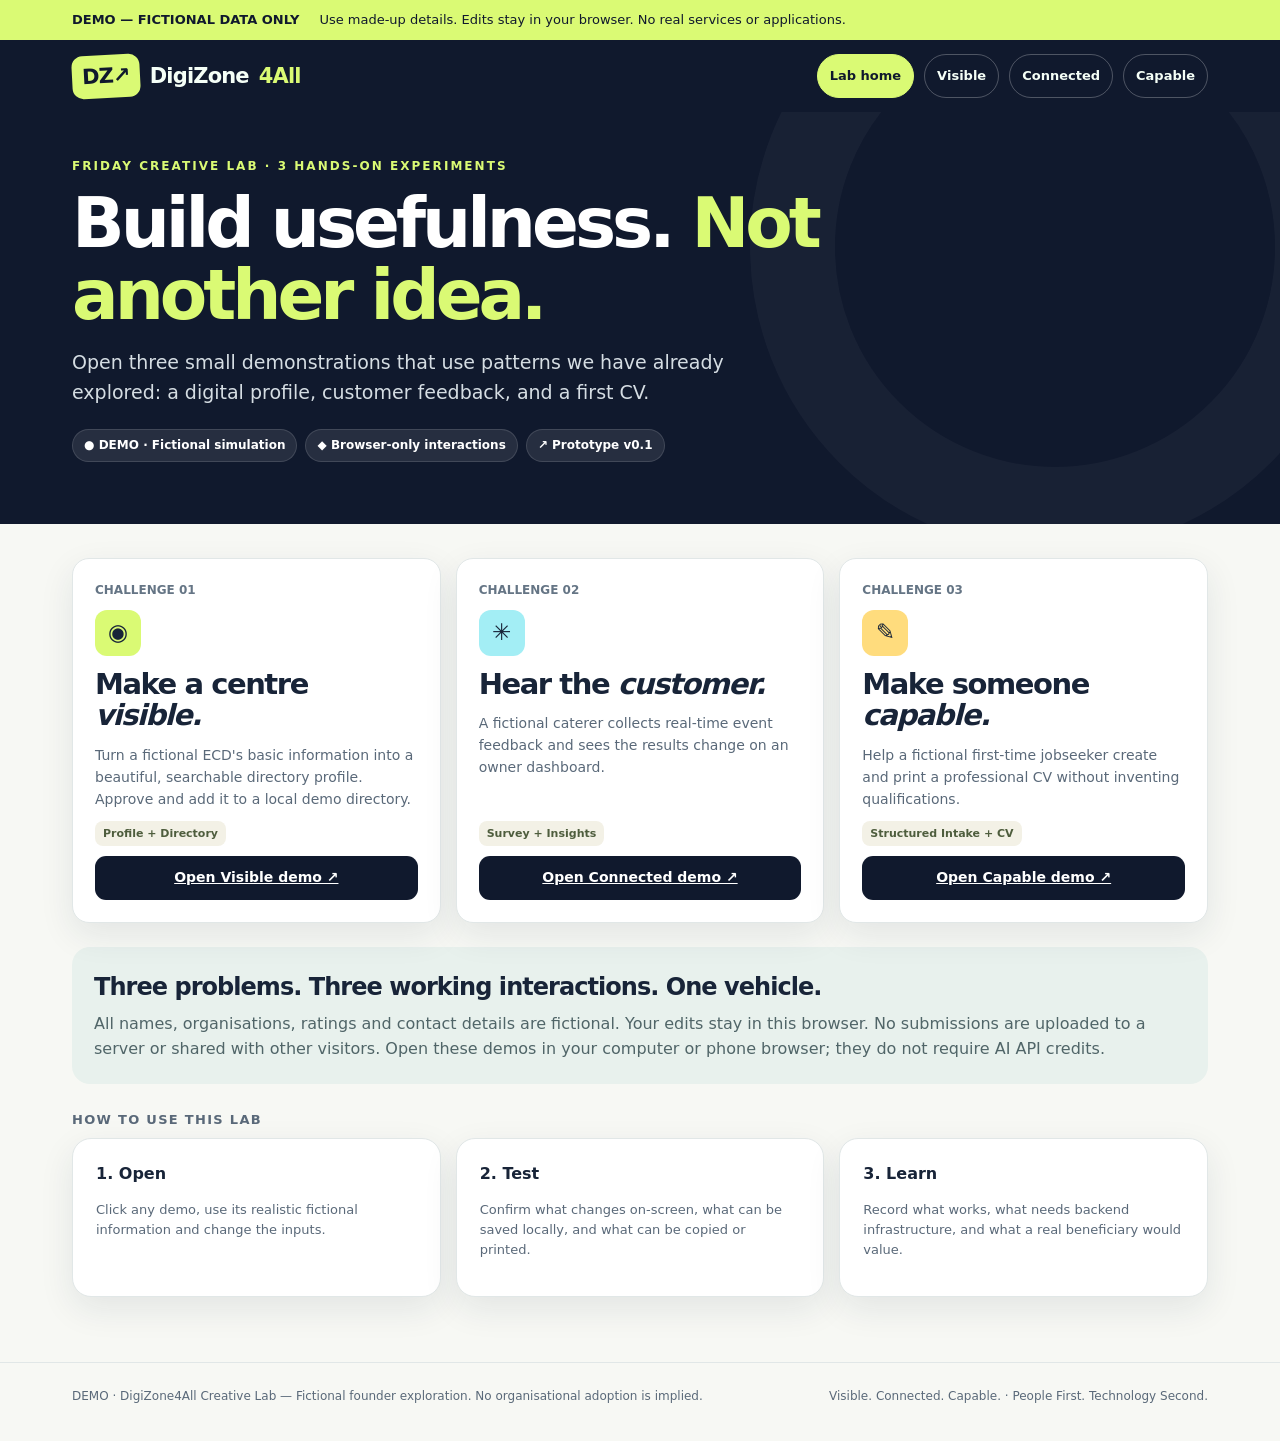
<file: index.html>
<!doctype html><html lang="en-ZA"><head><meta charset="utf-8"><meta name="viewport" content="width=device-width,initial-scale=1"><meta name="theme-color" content="#10192d"><meta name="description" content="DigiZone4All fictional interactive demo, not a live service."><meta name="robots" content="noindex,nofollow"><title>DEMO · Home | DigiZone4All Creative Lab</title><style>
:root{--navy:#10192d;--navy2:#1d2c42;--ink:#182438;--muted:#5a6979;--paper:#f7f8f4;--white:#fff;--line:#e1e7e7;--lime:#dafa74;--coral:#ff796b;--cyan:#a3eef5;--yellow:#ffdc7d;--shade:#edf4f1;--shadow:0 12px 35px rgba(26,48,62,.09)}
*{box-sizing:border-box}html{scroll-behavior:smooth}body{margin:0;background:var(--paper);color:var(--ink);font:16px/1.55 Inter,ui-sans-serif,system-ui,-apple-system,BlinkMacSystemFont,'Segoe UI',sans-serif}a{color:inherit}button,input,textarea,select{font:inherit}button{cursor:pointer}button:disabled{cursor:not-allowed;opacity:.55}button:focus-visible,a:focus-visible,input:focus-visible,textarea:focus-visible,select:focus-visible{outline:3px solid #297c8b;outline-offset:2px}.wrap{max-width:1180px;margin:0 auto;padding:0 22px}.top{background:var(--navy);color:#f5fff7}.bar{display:flex;align-items:center;justify-content:space-between;gap:20px;min-height:72px}.brand{display:flex;gap:10px;align-items:center;text-decoration:none;font-weight:850;letter-spacing:-.04em;font-size:21px}.brandmark{background:var(--lime);color:var(--navy);border-radius:11px;padding:5px 10px;font-weight:900;transform:rotate(-3deg)}.nav{display:flex;align-items:center;gap:10px;flex-wrap:wrap}.nav a{font-size:13px;font-weight:750;padding:7px 12px;border:1px solid #ffffff42;border-radius:30px;text-decoration:none}.nav a[aria-current=page]{background:var(--lime);color:var(--navy);border-color:var(--lime)}.hero{background:var(--navy);color:var(--white);position:relative;overflow:hidden;padding:45px 0 62px}.hero:before{content:"";position:absolute;right:-80px;top:-170px;width:440px;height:440px;border:85px solid #ffffff09;border-radius:50%}.hero .inner{position:relative}.eyebrow{font-size:12px;font-weight:850;text-transform:uppercase;letter-spacing:.17em;color:var(--lime);margin:0 0 12px}.hero h1{font-size:clamp(39px,5.4vw,72px);max-width:900px;line-height:1.04;letter-spacing:-.058em;margin:0 0 17px}.hero h1 em{color:var(--lime);font-style:normal}.lede{max-width:710px;color:#d5dde3;font-size:clamp(16px,2.2vw,19px);margin:0 0 22px}.chips{display:flex;gap:8px;flex-wrap:wrap}.chip{display:inline-flex;gap:7px;align-items:center;background:#ffffff18;color:#fff;border:1px solid #ffffff20;padding:6px 11px;border-radius:99px;font-size:12px;font-weight:700}.main{padding:34px 0 65px}.section-title{font-size:27px;line-height:1.18;letter-spacing:-.04em;margin:0 0 9px}.intro{color:var(--muted);margin:0 0 23px}.grid{display:grid;grid-template-columns:1fr 1fr;gap:21px;align-items:start}.panel{background:var(--white);border:1px solid var(--line);border-radius:19px;box-shadow:var(--shadow);padding:23px}.panel h2,.panel h3{margin:0 0 7px;letter-spacing:-.025em}.smallcaps{font-size:12px;font-weight:850;text-transform:uppercase;letter-spacing:.1em;color:var(--muted);margin:0 0 11px}.muted{color:var(--muted)}.help{font-size:13px;color:var(--muted)}label.field{display:block;margin:15px 0 4px;font-size:13px;font-weight:800}.input,textarea,select{width:100%;padding:12px 13px;background:#fcfdfb;border:1px solid #bfcace;border-radius:11px;color:var(--ink);min-height:44px}textarea{min-height:88px;resize:vertical}input[type=checkbox]{accent-color:#276e74;width:18px;height:18px}.checks{display:flex;align-items:flex-start;gap:10px;margin:18px 0 16px;padding:13px;background:#eef5eb;border-radius:11px;font-size:13px}.checks label{cursor:pointer}.actions{display:flex;gap:9px;flex-wrap:wrap;margin-top:17px}.btn{border:0;border-radius:11px;padding:11px 16px;font-weight:800;font-size:14px;display:inline-flex;justify-content:center;align-items:center;gap:7px;min-height:43px;background:var(--navy);color:var(--white)}.btn.secondary{background:#eff3f2;color:var(--ink);border:1px solid #d2dad8}.btn.coral{background:var(--coral);color:var(--navy)}.btn.lime{background:var(--lime);color:var(--navy)}.btn.danger{background:#fff3f0;color:#9a3528}.kicker{display:inline-block;font-size:11px;font-weight:850;text-transform:uppercase;letter-spacing:.12em;background:var(--lime);padding:5px 10px;border-radius:20px;color:var(--navy)}.status{font-size:13px;color:var(--muted);margin-top:9px;min-height:20px}.business{background:#fff;border:1px solid var(--line);border-radius:16px;padding:20px;overflow:hidden}.banner{background:linear-gradient(125deg,#24374f,#1b5b62);padding:25px;color:#fff;border-radius:14px;display:flex;align-items:center;gap:16px;min-height:110px;margin-bottom:16px}.avatar{width:65px;height:65px;flex-shrink:0;display:grid;place-items:center;border-radius:16px;background:var(--lime);color:var(--navy);font-size:23px;font-weight:900}.banner h3{font-size:25px;line-height:1.1;margin:5px 0;letter-spacing:-.045em}.banner p{margin:0;color:#dce8e8;font-size:13px}.profile-meta{display:flex;flex-wrap:wrap;gap:8px}.pill{background:#eff3f2;border-radius:50px;padding:6px 11px;font-size:12px;font-weight:700;color:#315059}.softline{border:0;border-top:1px solid var(--line);margin:18px 0}.tip{background:#eaf5f2;padding:14px 16px;border-radius:13px;margin:16px 0;font-size:13px}.directory{display:grid;grid-template-columns:repeat(3,minmax(0,1fr));gap:15px;margin-top:16px}.entry{background:#fff;border:1px solid var(--line);padding:17px;border-radius:15px}.entry h3{font-size:17px;margin:6px 0}.entry p{color:var(--muted);font-size:13px;margin:5px 0}.row-between{display:flex;justify-content:space-between;align-items:center;gap:12px}.footer{border-top:1px solid var(--line);padding:24px 0 35px;color:var(--muted);font-size:12px}.footer .wrap{display:flex;justify-content:space-between;gap:12px;flex-wrap:wrap}.tag{display:inline-block;border-radius:8px;padding:4px 8px;font-size:11px;background:#f3f1e6;color:#4e5d3d;font-weight:800}.stats{display:grid;grid-template-columns:repeat(3,minmax(0,1fr));gap:12px}.stat{background:#f0f5f1;padding:17px;border-radius:12px}.stat strong{font-size:30px;letter-spacing:-.06em;line-height:1.2;display:block}.stat span{font-size:12px;color:var(--muted)}.hide{display:none!important}.tabs{display:flex;background:#eef2ef;padding:5px;border-radius:13px;gap:4px;margin-bottom:16px}.tabs button{flex:1;border:0;border-radius:10px;padding:10px 12px;background:transparent;font-weight:800;color:#4f616b}.tabs button[aria-selected=true]{background:white;color:var(--navy);box-shadow:0 2px 12px #1026381a}.rating{display:flex;gap:4px;flex-wrap:wrap}.rating button{min-width:43px;height:48px;border:1px solid #cbd4cf;background:#f8faf7;color:#66727d;font-size:26px;border-radius:12px}.rating button.selected{background:var(--yellow);border-color:#e0af4b;color:#775306}.choicebar{display:flex;gap:8px;flex-wrap:wrap}.choice{padding:8px 11px;border:1px solid #c9d4d2;background:#fff;border-radius:99px;font-size:13px;font-weight:750;color:var(--ink)}.choice.active{background:#c2e9e3;border-color:#51b6a9}.progress{height:10px;background:#e7eeec;border-radius:100px;overflow:hidden;flex:1}.progress i{display:block;height:100%;background:#329b92;border-radius:100px}.bar-row{display:flex;align-items:center;gap:10px;margin:9px 0;font-size:13px}.bar-row>span:first-child{min-width:28px}.bar-row>span:last-child{min-width:20px;text-align:right}.quote{border-left:4px solid var(--coral);padding:8px 12px;margin:9px 0;background:#faf7f2;font-size:14px}.cv-paper{background:#fff;padding:30px;border:1px solid #d7dfdd;border-radius:8px;box-shadow:0 14px 35px #192d3d14;min-height:450px}.cv-paper h2{font-size:30px;letter-spacing:-.045em;margin:0}.cv-paper h3{font-size:13px;text-transform:uppercase;letter-spacing:.12em;margin:24px 0 6px;border-bottom:2px solid var(--navy);padding-bottom:5px}.cv-paper p{font-size:14px;white-space:pre-wrap;margin:7px 0}.cv-meta{font-size:12px;color:var(--muted)}.three{display:grid;grid-template-columns:repeat(3,minmax(0,1fr));gap:15px}.demo-card{border-radius:17px;padding:22px;background:white;border:1px solid var(--line);box-shadow:var(--shadow);display:flex;flex-direction:column;gap:10px}.demo-card .num{font-weight:900;font-size:12px;color:#657585}.demo-card h2{font-size:29px;line-height:1.1;letter-spacing:-.05em;margin:3px 0}.demo-card p{color:var(--muted);font-size:14px;margin:0;flex:1}.accent{width:46px;height:46px;display:grid;place-items:center;background:var(--lime);border-radius:12px;font-size:23px}.demo-card:nth-child(2) .accent{background:var(--cyan)}.demo-card:nth-child(3) .accent{background:var(--yellow)}.callout{background:#e8f1ed;border-radius:18px;padding:22px;margin:24px 0}.callout h2{font-size:24px;letter-spacing:-.04em;margin:0 0 6px}.callout p{margin:0;color:#506568}.mini-head{font-size:13px;text-transform:uppercase;letter-spacing:.1em;color:var(--muted);font-weight:900;margin:26px 0 8px}.small{font-size:12px;color:var(--muted)}
@media(max-width:850px){.grid{grid-template-columns:1fr}.three{grid-template-columns:1fr}.directory{grid-template-columns:1fr 1fr}.hero{padding:35px 0 42px}.hero h1{font-size:43px}}@media(max-width:540px){.wrap{padding:0 15px}.bar{padding:10px 0;align-items:flex-start;flex-direction:column;gap:10px}.nav{gap:5px}.nav a{font-size:11px;padding:5px 9px}.hero h1{font-size:38px}.panel{padding:17px}.directory{grid-template-columns:1fr}.stats{grid-template-columns:repeat(3,1fr)}.stat{padding:10px}.stat strong{font-size:25px}.banner{padding:15px}.cv-paper{padding:20px}.actions .btn{flex:1}}
@media print{.top,.hero,.footer,.form-panel,.actions,.no-print,.callout{display:none!important}body{background:white}.main{padding:0}.grid{display:block}.panel{box-shadow:none;border:none;padding:0}.cv-paper{border:none;box-shadow:none;min-height:0;padding:20px;max-width:800px;margin:auto}.wrap{max-width:none}}

.demo-banner{background:#dafa74;color:#10192d;padding:10px 0;font-size:13px}.demo-banner .wrap{display:flex;gap:8px 20px;flex-wrap:wrap}.demo-document{font-weight:900!important;color:#315059}.grid>*{min-width:0}.row-between{flex-wrap:wrap}.kicker,.pill{flex-shrink:0}.business,.cv-paper,.entry{overflow-wrap:anywhere}.nav a{min-height:44px;display:inline-flex;align-items:center}.banner>div:last-child{min-width:0}@media(max-width:540px){.banner{flex-wrap:wrap}.hero h1{font-size:clamp(30px,10vw,38px)}.business{padding:14px}.tabs button{padding:10px 6px}}@media print{.demo-banner{display:none}.demo-document{display:block!important}}
</style></head><body><aside class="demo-banner" aria-label="Demo notice"><div class="wrap"><strong>DEMO — FICTIONAL DATA ONLY</strong><span>Use made-up details. Edits stay in your browser. No real services or applications.</span></div></aside><header class="top"><div class="wrap bar"><a class="brand" href="index.html"><span class="brandmark">DZ<span aria-hidden="true">↗</span></span> DigiZone<span style="color:var(--lime)">4All</span></a><nav class="nav" aria-label="Demo navigation"><a href="index.html" aria-current="page">Lab home</a><a href="visible.html" >Visible</a><a href="connected.html" >Connected</a><a href="capable.html" >Capable</a></nav></div></header><section class="hero"><div class="wrap inner"><p class="eyebrow">Friday Creative Lab · 3 hands-on experiments</p><h1>Build usefulness. <em>Not another idea.</em></h1><p class="lede">Open three small demonstrations that use patterns we have already explored: a digital profile, customer feedback, and a first CV.</p><div class="chips"><span class="chip">● DEMO · Fictional simulation</span><span class="chip">◆ Browser-only interactions</span><span class="chip">↗ Prototype v0.1</span></div></div></section><main class="main"><div class="wrap"><section class="three" aria-label="Demo applications">
<article class="demo-card"><span class="num">CHALLENGE 01</span><span class="accent" aria-hidden="true">◉</span><h2>Make a centre <em>visible.</em></h2><p>Turn a fictional ECD's basic information into a beautiful, searchable directory profile. Approve and add it to a local demo directory.</p><div><span class="tag">Profile + Directory</span></div><a class="btn" href="visible.html">Open Visible demo ↗</a></article>
<article class="demo-card"><span class="num">CHALLENGE 02</span><span class="accent" aria-hidden="true">✳</span><h2>Hear the <em>customer.</em></h2><p>A fictional caterer collects real-time event feedback and sees the results change on an owner dashboard.</p><div><span class="tag">Survey + Insights</span></div><a class="btn" href="connected.html">Open Connected demo ↗</a></article>
<article class="demo-card"><span class="num">CHALLENGE 03</span><span class="accent" aria-hidden="true">✎</span><h2>Make someone <em>capable.</em></h2><p>Help a fictional first-time jobseeker create and print a professional CV without inventing qualifications.</p><div><span class="tag">Structured Intake + CV</span></div><a class="btn" href="capable.html">Open Capable demo ↗</a></article></section>
<section class="callout"><h2>Three problems. Three working interactions. One vehicle.</h2><p>All names, organisations, ratings and contact details are fictional. Your edits stay in this browser. No submissions are uploaded to a server or shared with other visitors. Open these demos in your computer or phone browser; they do not require AI API credits.</p></section>
<p class="mini-head">How to use this lab</p><div class="three"><div class="panel"><strong>1. Open</strong><p class="help">Click any demo, use its realistic fictional information and change the inputs.</p></div><div class="panel"><strong>2. Test</strong><p class="help">Confirm what changes on-screen, what can be saved locally, and what can be copied or printed.</p></div><div class="panel"><strong>3. Learn</strong><p class="help">Record what works, what needs backend infrastructure, and what a real beneficiary would value.</p></div></div></div></main><footer class="footer"><div class="wrap"><span>DEMO · DigiZone4All Creative Lab — Fictional founder exploration. No organisational adoption is implied.</span><span>Visible. Connected. Capable. · People First. Technology Second.</span></div></footer><script>
function el(id){return document.getElementById(id)}
function esc(value){return String(value??'').replace(/[&<>"']/g,c=>({'&':'&amp;','<':'&lt;','>':'&gt;','"':'&quot;',"'":'&#39;'}[c]))}
function announce(msg){const n=el('notice');if(n){n.textContent=msg;n.setAttribute('role','status')}}
async function copyText(text){try{await navigator.clipboard.writeText(text);announce('Copied to clipboard.')}catch(e){const t=document.createElement('textarea');t.value=text;document.body.appendChild(t);t.select();try{document.execCommand('copy');announce('Copied to clipboard.')}catch(e){announce('Copy was blocked. Select text from the preview instead.')}t.remove()}}
function download(name,content,type='text/plain'){const link=document.createElement('a');const blob=new Blob([content],{type});const url=URL.createObjectURL(blob);link.href=url;link.download=name;document.body.appendChild(link);link.click();link.remove();setTimeout(()=>URL.revokeObjectURL(url),1000)}
function storageGet(key,fallback){try{const data=localStorage.getItem(key);return data?JSON.parse(data):fallback}catch(e){return fallback}}
function storageSet(key,val){try{localStorage.setItem(key,JSON.stringify(val));return true}catch(e){announce('Could not store data; demo still works in this tab.');return false}}
function slug(text){return String(text).toLowerCase().trim().replace(/[^a-z0-9]+/g,'-').replace(/^-|-$/g,'')||'profile'}

</script></body></html>
</file>
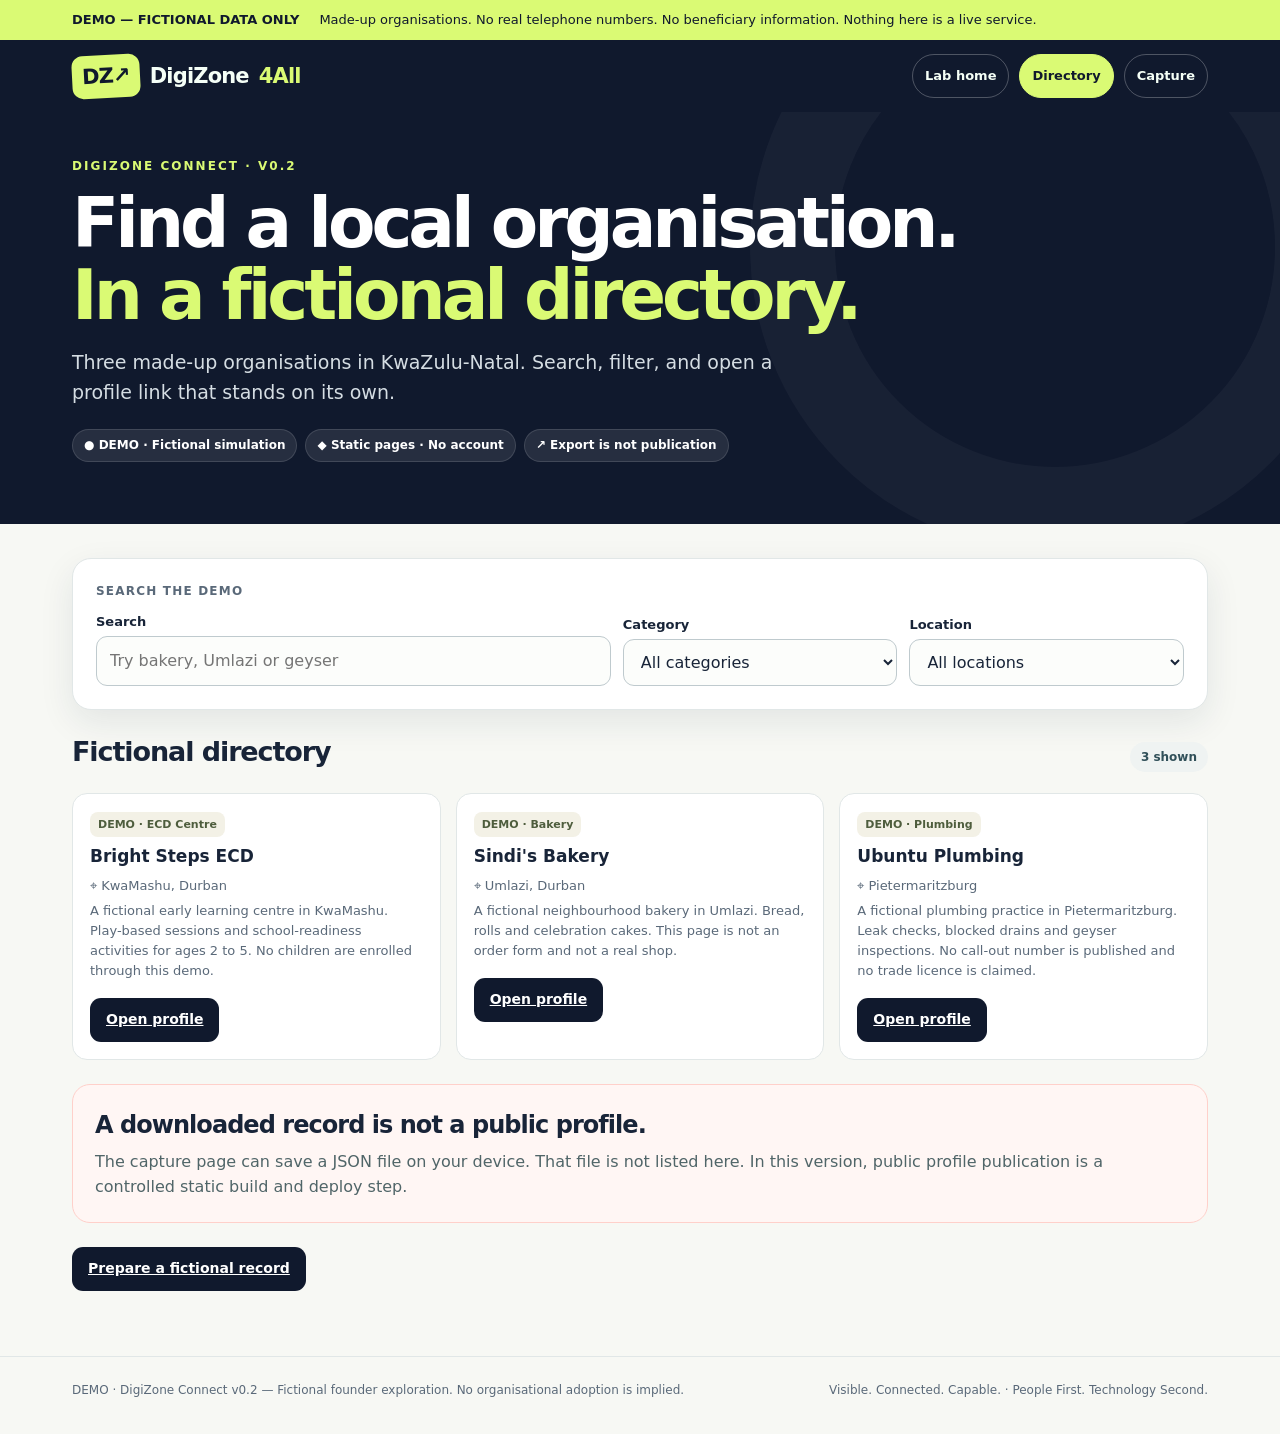
<file: connect/index.html>
<!doctype html>
<html lang="en-ZA">
<head>
<meta charset="utf-8">
<meta name="viewport" content="width=device-width,initial-scale=1">
<meta name="theme-color" content="#10192d">
<meta name="description" content="DigiZone Connect fictional directory demo, not a live service.">
<meta name="robots" content="noindex,nofollow">
<title>DEMO · Directory | DigiZone Connect</title>
<link rel="stylesheet" href="assets/dz-connect.css?v=0.2">
</head>
<body data-page="directory">
<aside class="demo-banner" aria-label="Demo notice"><div class="wrap"><strong>DEMO — FICTIONAL DATA ONLY</strong><span>Made-up organisations. No real telephone numbers. No beneficiary information. Nothing here is a live service.</span></div></aside>
<header class="top"><div class="wrap bar"><a class="brand" href="../index.html"><span class="brandmark">DZ<span aria-hidden="true">↗</span></span> DigiZone<span style="color:var(--lime)">4All</span></a><nav class="nav" aria-label="Demo navigation"><a href="../index.html">Lab home</a><a href="index.html" aria-current="page">Directory</a><a href="capture.html">Capture</a></nav></div></header>
<section class="hero"><div class="wrap inner"><p class="eyebrow">DigiZone Connect · v0.2</p><h1>Find a local organisation. <em>In a fictional directory.</em></h1><p class="lede">Three made-up organisations in KwaZulu-Natal. Search, filter, and open a profile link that stands on its own.</p><div class="chips"><span class="chip">● DEMO · Fictional simulation</span><span class="chip">◆ Static pages · No account</span><span class="chip">↗ Export is not publication</span></div></div></section>
<main class="main" id="content"><div class="wrap">
<section class="panel" aria-label="Search and filters"><p class="smallcaps">Search the demo</p><div class="filters"><div><label class="field" for="search">Search</label><input class="input" id="search" type="search" placeholder="Try bakery, Umlazi or geyser"></div><div><label class="field" for="category-filter">Category</label><select class="input" id="category-filter"><option value="all">All categories</option><option value="ECD Centre">ECD Centre</option><option value="Bakery">Bakery</option><option value="Plumbing">Plumbing</option></select></div><div><label class="field" for="location-filter">Location</label><select class="input" id="location-filter"><option value="all">All locations</option><option value="Durban">Durban</option><option value="KwaMashu">KwaMashu</option><option value="Umlazi">Umlazi</option><option value="Pietermaritzburg">Pietermaritzburg</option></select></div></div></section>
<div class="row-between" style="margin-top:26px"><h2 class="section-title">Fictional directory</h2><span id="count" class="pill">3 fictional profiles</span></div>
<div class="directory" id="directory"><article class="entry" data-category="ECD Centre" data-area="KwaMashu" data-city="Durban" data-search="Bright Steps ECD ECD Centre KwaMashu Durban KwaZulu-Natal A fictional early learning centre in KwaMashu. Play-based sessions and school-readiness activities for ages 2 to 5. No children are enrolled through this demo. Weekdays 07:00–16:00 Play-based sessions for ages 2 to 5 School-readiness activities Visitor information about a fictional centre">
<span class="tag">DEMO · ECD Centre</span>
<h3>Bright Steps ECD</h3>
<p>⌖ KwaMashu, Durban</p>
<p>A fictional early learning centre in KwaMashu. Play-based sessions and school-readiness activities for ages 2 to 5. No children are enrolled through this demo.</p>
<div class="actions"><a class="btn" href="bright-steps-ecd.html">Open profile</a></div>
</article><article class="entry" data-category="Bakery" data-area="Umlazi" data-city="Durban" data-search="Sindi&#x27;s Bakery Bakery Umlazi Durban KwaZulu-Natal A fictional neighbourhood bakery in Umlazi. Bread, rolls and celebration cakes. This page is not an order form and not a real shop. Mon–Sat 06:00–17:00 Daily bread and rolls Celebration cakes to order Weekday midday pies">
<span class="tag">DEMO · Bakery</span>
<h3>Sindi&#x27;s Bakery</h3>
<p>⌖ Umlazi, Durban</p>
<p>A fictional neighbourhood bakery in Umlazi. Bread, rolls and celebration cakes. This page is not an order form and not a real shop.</p>
<div class="actions"><a class="btn" href="sindis-bakery.html">Open profile</a></div>
</article><article class="entry" data-category="Plumbing" data-area="Pietermaritzburg" data-city="Pietermaritzburg" data-search="Ubuntu Plumbing Plumbing Pietermaritzburg Pietermaritzburg KwaZulu-Natal A fictional plumbing practice in Pietermaritzburg. Leak checks, blocked drains and geyser inspections. No call-out number is published and no trade licence is claimed. Weekdays 08:00–17:00 Visible leak checks Blocked-drain clearing Geyser inspection">
<span class="tag">DEMO · Plumbing</span>
<h3>Ubuntu Plumbing</h3>
<p>⌖ Pietermaritzburg</p>
<p>A fictional plumbing practice in Pietermaritzburg. Leak checks, blocked drains and geyser inspections. No call-out number is published and no trade licence is claimed.</p>
<div class="actions"><a class="btn" href="ubuntu-plumbing.html">Open profile</a></div>
</article></div>
<div id="empty" class="panel" hidden><strong>No matches.</strong><p class="help">Try another name, category or location. Only the three fictional profiles are in this demo.</p></div>
<section class="callout boundary"><h2>A downloaded record is not a public profile.</h2><p>The capture page can save a JSON file on your device. That file is not listed here. In this version, public profile publication is a controlled static build and deploy step.</p></section>
<div class="actions"><a class="btn" href="capture.html">Prepare a fictional record</a></div>
</div></main>
<footer class="footer"><div class="wrap"><span>DEMO · DigiZone Connect v0.2 — Fictional founder exploration. No organisational adoption is implied.</span><span>Visible. Connected. Capable. · People First. Technology Second.</span></div></footer>
<script src="assets/dz-connect.js?v=0.2"></script>
</body>
</html>
</file>
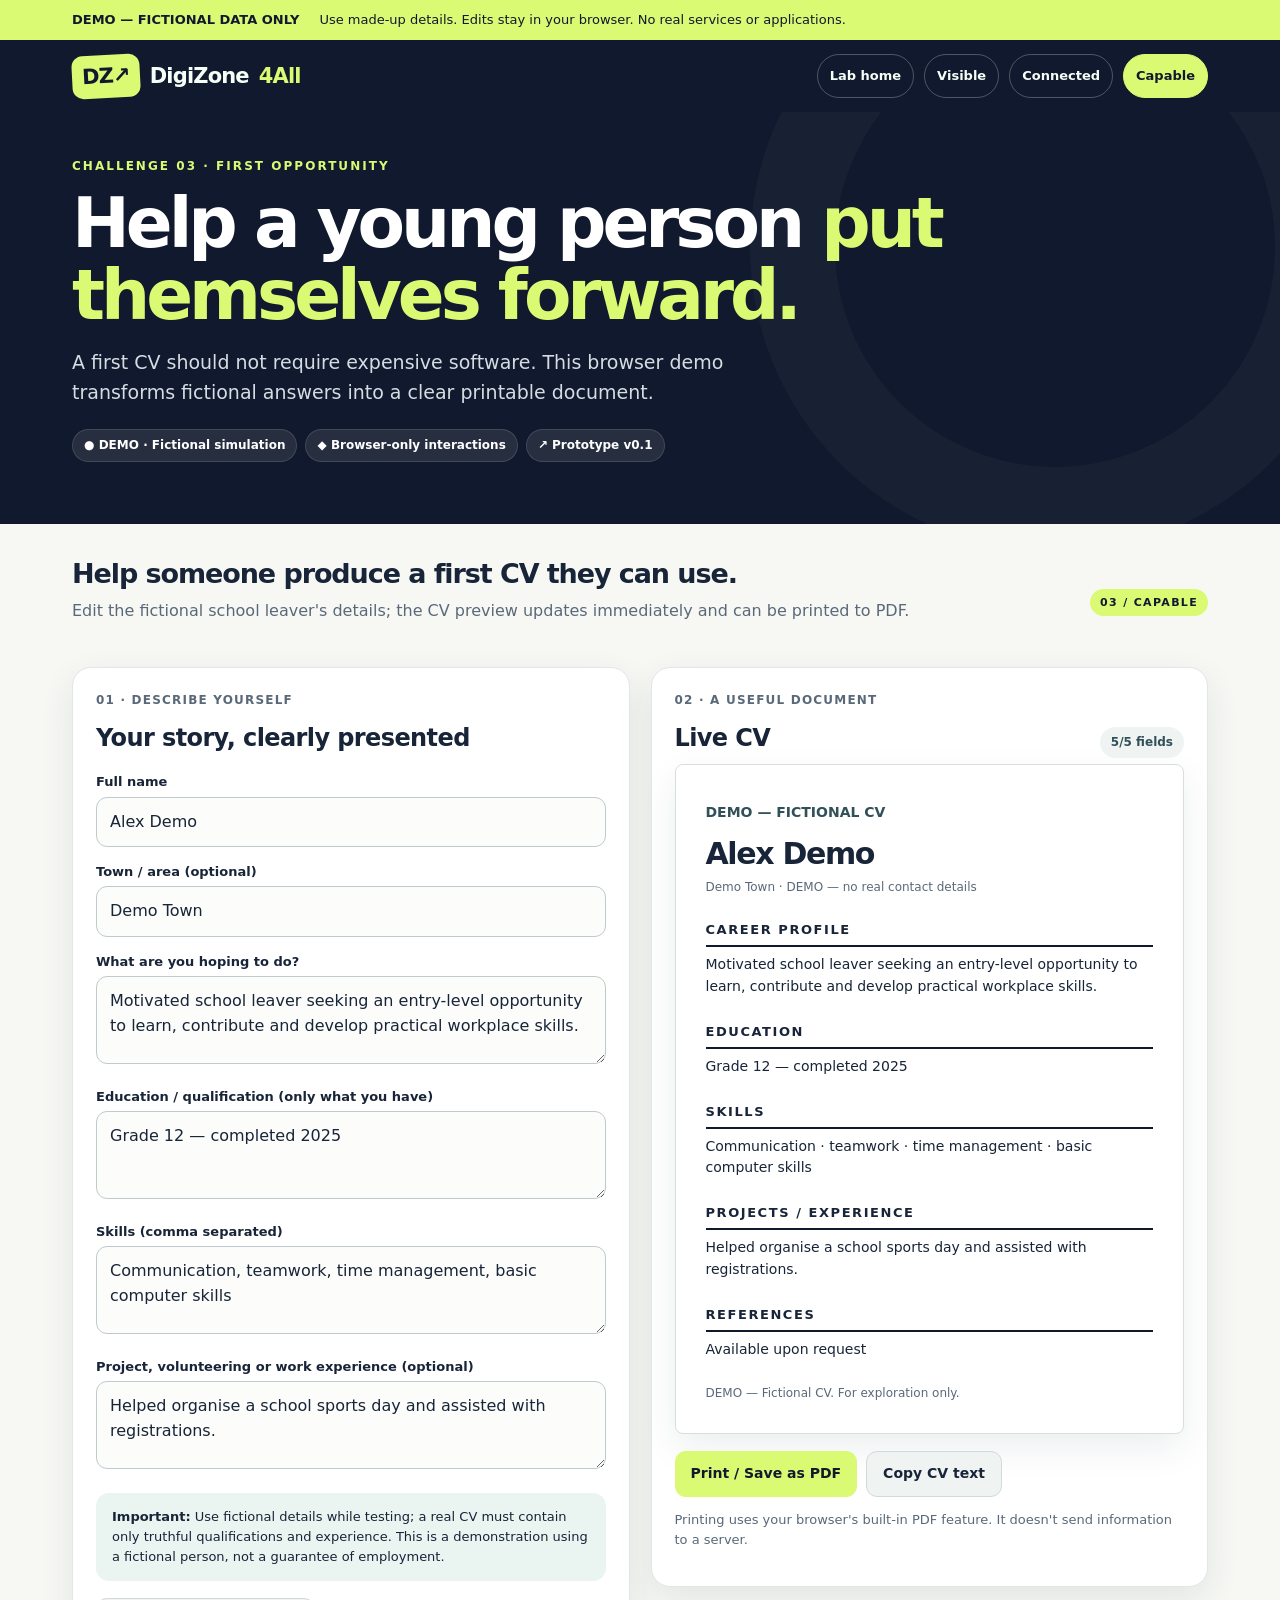
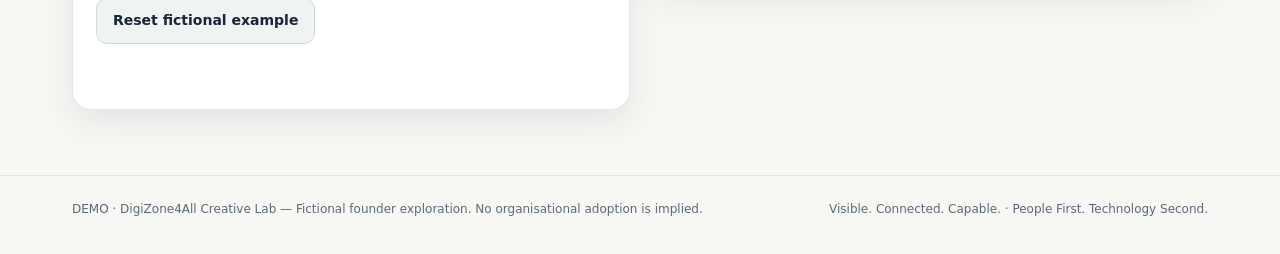
<file: capable.html>
<!doctype html><html lang="en-ZA"><head><meta charset="utf-8"><meta name="viewport" content="width=device-width,initial-scale=1"><meta name="theme-color" content="#10192d"><meta name="description" content="DigiZone4All fictional interactive demo, not a live service."><meta name="robots" content="noindex,nofollow"><title>DEMO · Capable | DigiZone4All Creative Lab</title><style>
:root{--navy:#10192d;--navy2:#1d2c42;--ink:#182438;--muted:#5a6979;--paper:#f7f8f4;--white:#fff;--line:#e1e7e7;--lime:#dafa74;--coral:#ff796b;--cyan:#a3eef5;--yellow:#ffdc7d;--shade:#edf4f1;--shadow:0 12px 35px rgba(26,48,62,.09)}
*{box-sizing:border-box}html{scroll-behavior:smooth}body{margin:0;background:var(--paper);color:var(--ink);font:16px/1.55 Inter,ui-sans-serif,system-ui,-apple-system,BlinkMacSystemFont,'Segoe UI',sans-serif}a{color:inherit}button,input,textarea,select{font:inherit}button{cursor:pointer}button:disabled{cursor:not-allowed;opacity:.55}button:focus-visible,a:focus-visible,input:focus-visible,textarea:focus-visible,select:focus-visible{outline:3px solid #297c8b;outline-offset:2px}.wrap{max-width:1180px;margin:0 auto;padding:0 22px}.top{background:var(--navy);color:#f5fff7}.bar{display:flex;align-items:center;justify-content:space-between;gap:20px;min-height:72px}.brand{display:flex;gap:10px;align-items:center;text-decoration:none;font-weight:850;letter-spacing:-.04em;font-size:21px}.brandmark{background:var(--lime);color:var(--navy);border-radius:11px;padding:5px 10px;font-weight:900;transform:rotate(-3deg)}.nav{display:flex;align-items:center;gap:10px;flex-wrap:wrap}.nav a{font-size:13px;font-weight:750;padding:7px 12px;border:1px solid #ffffff42;border-radius:30px;text-decoration:none}.nav a[aria-current=page]{background:var(--lime);color:var(--navy);border-color:var(--lime)}.hero{background:var(--navy);color:var(--white);position:relative;overflow:hidden;padding:45px 0 62px}.hero:before{content:"";position:absolute;right:-80px;top:-170px;width:440px;height:440px;border:85px solid #ffffff09;border-radius:50%}.hero .inner{position:relative}.eyebrow{font-size:12px;font-weight:850;text-transform:uppercase;letter-spacing:.17em;color:var(--lime);margin:0 0 12px}.hero h1{font-size:clamp(39px,5.4vw,72px);max-width:900px;line-height:1.04;letter-spacing:-.058em;margin:0 0 17px}.hero h1 em{color:var(--lime);font-style:normal}.lede{max-width:710px;color:#d5dde3;font-size:clamp(16px,2.2vw,19px);margin:0 0 22px}.chips{display:flex;gap:8px;flex-wrap:wrap}.chip{display:inline-flex;gap:7px;align-items:center;background:#ffffff18;color:#fff;border:1px solid #ffffff20;padding:6px 11px;border-radius:99px;font-size:12px;font-weight:700}.main{padding:34px 0 65px}.section-title{font-size:27px;line-height:1.18;letter-spacing:-.04em;margin:0 0 9px}.intro{color:var(--muted);margin:0 0 23px}.grid{display:grid;grid-template-columns:1fr 1fr;gap:21px;align-items:start}.panel{background:var(--white);border:1px solid var(--line);border-radius:19px;box-shadow:var(--shadow);padding:23px}.panel h2,.panel h3{margin:0 0 7px;letter-spacing:-.025em}.smallcaps{font-size:12px;font-weight:850;text-transform:uppercase;letter-spacing:.1em;color:var(--muted);margin:0 0 11px}.muted{color:var(--muted)}.help{font-size:13px;color:var(--muted)}label.field{display:block;margin:15px 0 4px;font-size:13px;font-weight:800}.input,textarea,select{width:100%;padding:12px 13px;background:#fcfdfb;border:1px solid #bfcace;border-radius:11px;color:var(--ink);min-height:44px}textarea{min-height:88px;resize:vertical}input[type=checkbox]{accent-color:#276e74;width:18px;height:18px}.checks{display:flex;align-items:flex-start;gap:10px;margin:18px 0 16px;padding:13px;background:#eef5eb;border-radius:11px;font-size:13px}.checks label{cursor:pointer}.actions{display:flex;gap:9px;flex-wrap:wrap;margin-top:17px}.btn{border:0;border-radius:11px;padding:11px 16px;font-weight:800;font-size:14px;display:inline-flex;justify-content:center;align-items:center;gap:7px;min-height:43px;background:var(--navy);color:var(--white)}.btn.secondary{background:#eff3f2;color:var(--ink);border:1px solid #d2dad8}.btn.coral{background:var(--coral);color:var(--navy)}.btn.lime{background:var(--lime);color:var(--navy)}.btn.danger{background:#fff3f0;color:#9a3528}.kicker{display:inline-block;font-size:11px;font-weight:850;text-transform:uppercase;letter-spacing:.12em;background:var(--lime);padding:5px 10px;border-radius:20px;color:var(--navy)}.status{font-size:13px;color:var(--muted);margin-top:9px;min-height:20px}.business{background:#fff;border:1px solid var(--line);border-radius:16px;padding:20px;overflow:hidden}.banner{background:linear-gradient(125deg,#24374f,#1b5b62);padding:25px;color:#fff;border-radius:14px;display:flex;align-items:center;gap:16px;min-height:110px;margin-bottom:16px}.avatar{width:65px;height:65px;flex-shrink:0;display:grid;place-items:center;border-radius:16px;background:var(--lime);color:var(--navy);font-size:23px;font-weight:900}.banner h3{font-size:25px;line-height:1.1;margin:5px 0;letter-spacing:-.045em}.banner p{margin:0;color:#dce8e8;font-size:13px}.profile-meta{display:flex;flex-wrap:wrap;gap:8px}.pill{background:#eff3f2;border-radius:50px;padding:6px 11px;font-size:12px;font-weight:700;color:#315059}.softline{border:0;border-top:1px solid var(--line);margin:18px 0}.tip{background:#eaf5f2;padding:14px 16px;border-radius:13px;margin:16px 0;font-size:13px}.directory{display:grid;grid-template-columns:repeat(3,minmax(0,1fr));gap:15px;margin-top:16px}.entry{background:#fff;border:1px solid var(--line);padding:17px;border-radius:15px}.entry h3{font-size:17px;margin:6px 0}.entry p{color:var(--muted);font-size:13px;margin:5px 0}.row-between{display:flex;justify-content:space-between;align-items:center;gap:12px}.footer{border-top:1px solid var(--line);padding:24px 0 35px;color:var(--muted);font-size:12px}.footer .wrap{display:flex;justify-content:space-between;gap:12px;flex-wrap:wrap}.tag{display:inline-block;border-radius:8px;padding:4px 8px;font-size:11px;background:#f3f1e6;color:#4e5d3d;font-weight:800}.stats{display:grid;grid-template-columns:repeat(3,minmax(0,1fr));gap:12px}.stat{background:#f0f5f1;padding:17px;border-radius:12px}.stat strong{font-size:30px;letter-spacing:-.06em;line-height:1.2;display:block}.stat span{font-size:12px;color:var(--muted)}.hide{display:none!important}.tabs{display:flex;background:#eef2ef;padding:5px;border-radius:13px;gap:4px;margin-bottom:16px}.tabs button{flex:1;border:0;border-radius:10px;padding:10px 12px;background:transparent;font-weight:800;color:#4f616b}.tabs button[aria-selected=true]{background:white;color:var(--navy);box-shadow:0 2px 12px #1026381a}.rating{display:flex;gap:4px;flex-wrap:wrap}.rating button{min-width:43px;height:48px;border:1px solid #cbd4cf;background:#f8faf7;color:#66727d;font-size:26px;border-radius:12px}.rating button.selected{background:var(--yellow);border-color:#e0af4b;color:#775306}.choicebar{display:flex;gap:8px;flex-wrap:wrap}.choice{padding:8px 11px;border:1px solid #c9d4d2;background:#fff;border-radius:99px;font-size:13px;font-weight:750;color:var(--ink)}.choice.active{background:#c2e9e3;border-color:#51b6a9}.progress{height:10px;background:#e7eeec;border-radius:100px;overflow:hidden;flex:1}.progress i{display:block;height:100%;background:#329b92;border-radius:100px}.bar-row{display:flex;align-items:center;gap:10px;margin:9px 0;font-size:13px}.bar-row>span:first-child{min-width:28px}.bar-row>span:last-child{min-width:20px;text-align:right}.quote{border-left:4px solid var(--coral);padding:8px 12px;margin:9px 0;background:#faf7f2;font-size:14px}.cv-paper{background:#fff;padding:30px;border:1px solid #d7dfdd;border-radius:8px;box-shadow:0 14px 35px #192d3d14;min-height:450px}.cv-paper h2{font-size:30px;letter-spacing:-.045em;margin:0}.cv-paper h3{font-size:13px;text-transform:uppercase;letter-spacing:.12em;margin:24px 0 6px;border-bottom:2px solid var(--navy);padding-bottom:5px}.cv-paper p{font-size:14px;white-space:pre-wrap;margin:7px 0}.cv-meta{font-size:12px;color:var(--muted)}.three{display:grid;grid-template-columns:repeat(3,minmax(0,1fr));gap:15px}.demo-card{border-radius:17px;padding:22px;background:white;border:1px solid var(--line);box-shadow:var(--shadow);display:flex;flex-direction:column;gap:10px}.demo-card .num{font-weight:900;font-size:12px;color:#657585}.demo-card h2{font-size:29px;line-height:1.1;letter-spacing:-.05em;margin:3px 0}.demo-card p{color:var(--muted);font-size:14px;margin:0;flex:1}.accent{width:46px;height:46px;display:grid;place-items:center;background:var(--lime);border-radius:12px;font-size:23px}.demo-card:nth-child(2) .accent{background:var(--cyan)}.demo-card:nth-child(3) .accent{background:var(--yellow)}.callout{background:#e8f1ed;border-radius:18px;padding:22px;margin:24px 0}.callout h2{font-size:24px;letter-spacing:-.04em;margin:0 0 6px}.callout p{margin:0;color:#506568}.mini-head{font-size:13px;text-transform:uppercase;letter-spacing:.1em;color:var(--muted);font-weight:900;margin:26px 0 8px}.small{font-size:12px;color:var(--muted)}
@media(max-width:850px){.grid{grid-template-columns:1fr}.three{grid-template-columns:1fr}.directory{grid-template-columns:1fr 1fr}.hero{padding:35px 0 42px}.hero h1{font-size:43px}}@media(max-width:540px){.wrap{padding:0 15px}.bar{padding:10px 0;align-items:flex-start;flex-direction:column;gap:10px}.nav{gap:5px}.nav a{font-size:11px;padding:5px 9px}.hero h1{font-size:38px}.panel{padding:17px}.directory{grid-template-columns:1fr}.stats{grid-template-columns:repeat(3,1fr)}.stat{padding:10px}.stat strong{font-size:25px}.banner{padding:15px}.cv-paper{padding:20px}.actions .btn{flex:1}}
@media print{.top,.hero,.footer,.form-panel,.actions,.no-print,.callout{display:none!important}body{background:white}.main{padding:0}.grid{display:block}.panel{box-shadow:none;border:none;padding:0}.cv-paper{border:none;box-shadow:none;min-height:0;padding:20px;max-width:800px;margin:auto}.wrap{max-width:none}}

.demo-banner{background:#dafa74;color:#10192d;padding:10px 0;font-size:13px}.demo-banner .wrap{display:flex;gap:8px 20px;flex-wrap:wrap}.demo-document{font-weight:900!important;color:#315059}.grid>*{min-width:0}.row-between{flex-wrap:wrap}.kicker,.pill{flex-shrink:0}.business,.cv-paper,.entry{overflow-wrap:anywhere}.nav a{min-height:44px;display:inline-flex;align-items:center}.banner>div:last-child{min-width:0}@media(max-width:540px){.banner{flex-wrap:wrap}.hero h1{font-size:clamp(30px,10vw,38px)}.business{padding:14px}.tabs button{padding:10px 6px}}@media print{.demo-banner{display:none}.demo-document{display:block!important}}
</style></head><body><aside class="demo-banner" aria-label="Demo notice"><div class="wrap"><strong>DEMO — FICTIONAL DATA ONLY</strong><span>Use made-up details. Edits stay in your browser. No real services or applications.</span></div></aside><header class="top"><div class="wrap bar"><a class="brand" href="index.html"><span class="brandmark">DZ<span aria-hidden="true">↗</span></span> DigiZone<span style="color:var(--lime)">4All</span></a><nav class="nav" aria-label="Demo navigation"><a href="index.html" >Lab home</a><a href="visible.html" >Visible</a><a href="connected.html" >Connected</a><a href="capable.html" aria-current="page">Capable</a></nav></div></header><section class="hero"><div class="wrap inner"><p class="eyebrow">Challenge 03 · First opportunity</p><h1>Help a young person <em>put themselves forward.</em></h1><p class="lede">A first CV should not require expensive software. This browser demo transforms fictional answers into a clear printable document.</p><div class="chips"><span class="chip">● DEMO · Fictional simulation</span><span class="chip">◆ Browser-only interactions</span><span class="chip">↗ Prototype v0.1</span></div></div></section><main class="main"><div class="wrap"><div class="row-between" style="margin-bottom:20px"><div><h2 class="section-title">Help someone produce a first CV they can use.</h2><p class="intro">Edit the fictional school leaver's details; the CV preview updates immediately and can be printed to PDF.</p></div><span class="kicker">03 / CAPABLE</span></div><div class="grid"><section class="panel form-panel"><p class="smallcaps">01 · Describe yourself</p><h2>Your story, clearly presented</h2><label class="field" for="name">Full name</label><input class="input" id="name" value="Alex Demo" maxlength="90"><label class="field" for="location">Town / area (optional)</label><input class="input" id="location" value="Demo Town" maxlength="90"><label class="field" for="goal">What are you hoping to do?</label><textarea id="goal" maxlength="450">Motivated school leaver seeking an entry-level opportunity to learn, contribute and develop practical workplace skills.</textarea><label class="field" for="education">Education / qualification (only what you have)</label><textarea id="education" maxlength="350">Grade 12 — completed 2025</textarea><label class="field" for="skills">Skills (comma separated)</label><textarea id="skills" maxlength="300">Communication, teamwork, time management, basic computer skills</textarea><label class="field" for="experience">Project, volunteering or work experience (optional)</label><textarea id="experience" maxlength="400" placeholder="Use a fictional project for this demo.">Helped organise a school sports day and assisted with registrations.</textarea><div class="tip"><strong>Important:</strong> Use fictional details while testing; a real CV must contain only truthful qualifications and experience. This is a demonstration using a fictional person, not a guarantee of employment.</div><div class="actions"><button id="reset" class="btn secondary">Reset fictional example</button></div><p class="status" id="notice" aria-live="polite"></p></section>
<section class="panel"><p class="smallcaps">02 · A useful document</p><div class="row-between"><h2>Live CV</h2><span class="pill" id="completeness">0/5 fields</span></div><div class="cv-paper" id="cv-paper" aria-live="polite"></div><div class="actions no-print"><button id="print" class="btn lime">Print / Save as PDF</button><button id="copy" class="btn secondary">Copy CV text</button></div><p class="help no-print">Printing uses your browser's built-in PDF feature. It doesn't send information to a server.</p></section></div></div></main><footer class="footer"><div class="wrap"><span>DEMO · DigiZone4All Creative Lab — Fictional founder exploration. No organisational adoption is implied.</span><span>Visible. Connected. Capable. · People First. Technology Second.</span></div></footer><script>
function el(id){return document.getElementById(id)}
function esc(value){return String(value??'').replace(/[&<>"']/g,c=>({'&':'&amp;','<':'&lt;','>':'&gt;','"':'&quot;',"'":'&#39;'}[c]))}
function announce(msg){const n=el('notice');if(n){n.textContent=msg;n.setAttribute('role','status')}}
async function copyText(text){try{await navigator.clipboard.writeText(text);announce('Copied to clipboard.')}catch(e){const t=document.createElement('textarea');t.value=text;document.body.appendChild(t);t.select();try{document.execCommand('copy');announce('Copied to clipboard.')}catch(e){announce('Copy was blocked. Select text from the preview instead.')}t.remove()}}
function download(name,content,type='text/plain'){const link=document.createElement('a');const blob=new Blob([content],{type});const url=URL.createObjectURL(blob);link.href=url;link.download=name;document.body.appendChild(link);link.click();link.remove();setTimeout(()=>URL.revokeObjectURL(url),1000)}
function storageGet(key,fallback){try{const data=localStorage.getItem(key);return data?JSON.parse(data):fallback}catch(e){return fallback}}
function storageSet(key,val){try{localStorage.setItem(key,JSON.stringify(val));return true}catch(e){announce('Could not store data; demo still works in this tab.');return false}}
function slug(text){return String(text).toLowerCase().trim().replace(/[^a-z0-9]+/g,'-').replace(/^-|-$/g,'')||'profile'}


const initial={name:'Alex Demo',location:'Demo Town',goal:'Motivated school leaver seeking an entry-level opportunity to learn, contribute and develop practical workplace skills.',education:'Grade 12 — completed 2025',skills:'Communication, teamwork, time management, basic computer skills',experience:'Helped organise a school sports day and assisted with registrations.'};
let data={...initial};function get(){Object.keys(initial).forEach(k=>data[k]=el(k).value.trim());return data}
function textValue(v){return v.trim()||'Not provided'}
function render(){const d=get();const n=['name','goal','education','skills','experience'].filter(k=>d[k]).length;el('completeness').textContent=`${n}/5 fields`;el('cv-paper').innerHTML=`<p class="demo-document">DEMO — FICTIONAL CV</p><h2>${esc(d.name||'Your Name')}</h2><div class="cv-meta">${esc(d.location||'Location to be added')} · DEMO — no real contact details</div><h3>Career profile</h3><p>${esc(textValue(d.goal))}</p><h3>Education</h3><p>${esc(textValue(d.education))}</p><h3>Skills</h3><p>${esc(d.skills?d.skills.split(',').map(x=>x.trim()).filter(Boolean).join(' · '):'Not provided')}</p>${d.experience?`<h3>Projects / experience</h3><p>${esc(d.experience)}</p>`:''}<h3>References</h3><p>Available upon request</p><div class="small" style="margin-top:24px">DEMO — Fictional CV. For exploration only.</div>`}
function plain(){const d=get();return `DEMO — FICTIONAL CV\n${d.name}\n${d.location}\n\nCAREER PROFILE\n${d.goal}\n\nEDUCATION\n${d.education}\n\nSKILLS\n${d.skills}\n\nPROJECTS / EXPERIENCE\n${d.experience||'Not provided'}\n\nREFERENCES\nAvailable upon request\n`}
Object.keys(initial).forEach(k=>el(k).addEventListener('input',render));el('reset').onclick=()=>{Object.keys(initial).forEach(k=>el(k).value=initial[k]);render();announce('Fictional example restored.')};el('print').onclick=()=>window.print();el('copy').onclick=()=>copyText(plain());render();
</script></body></html>
</file>
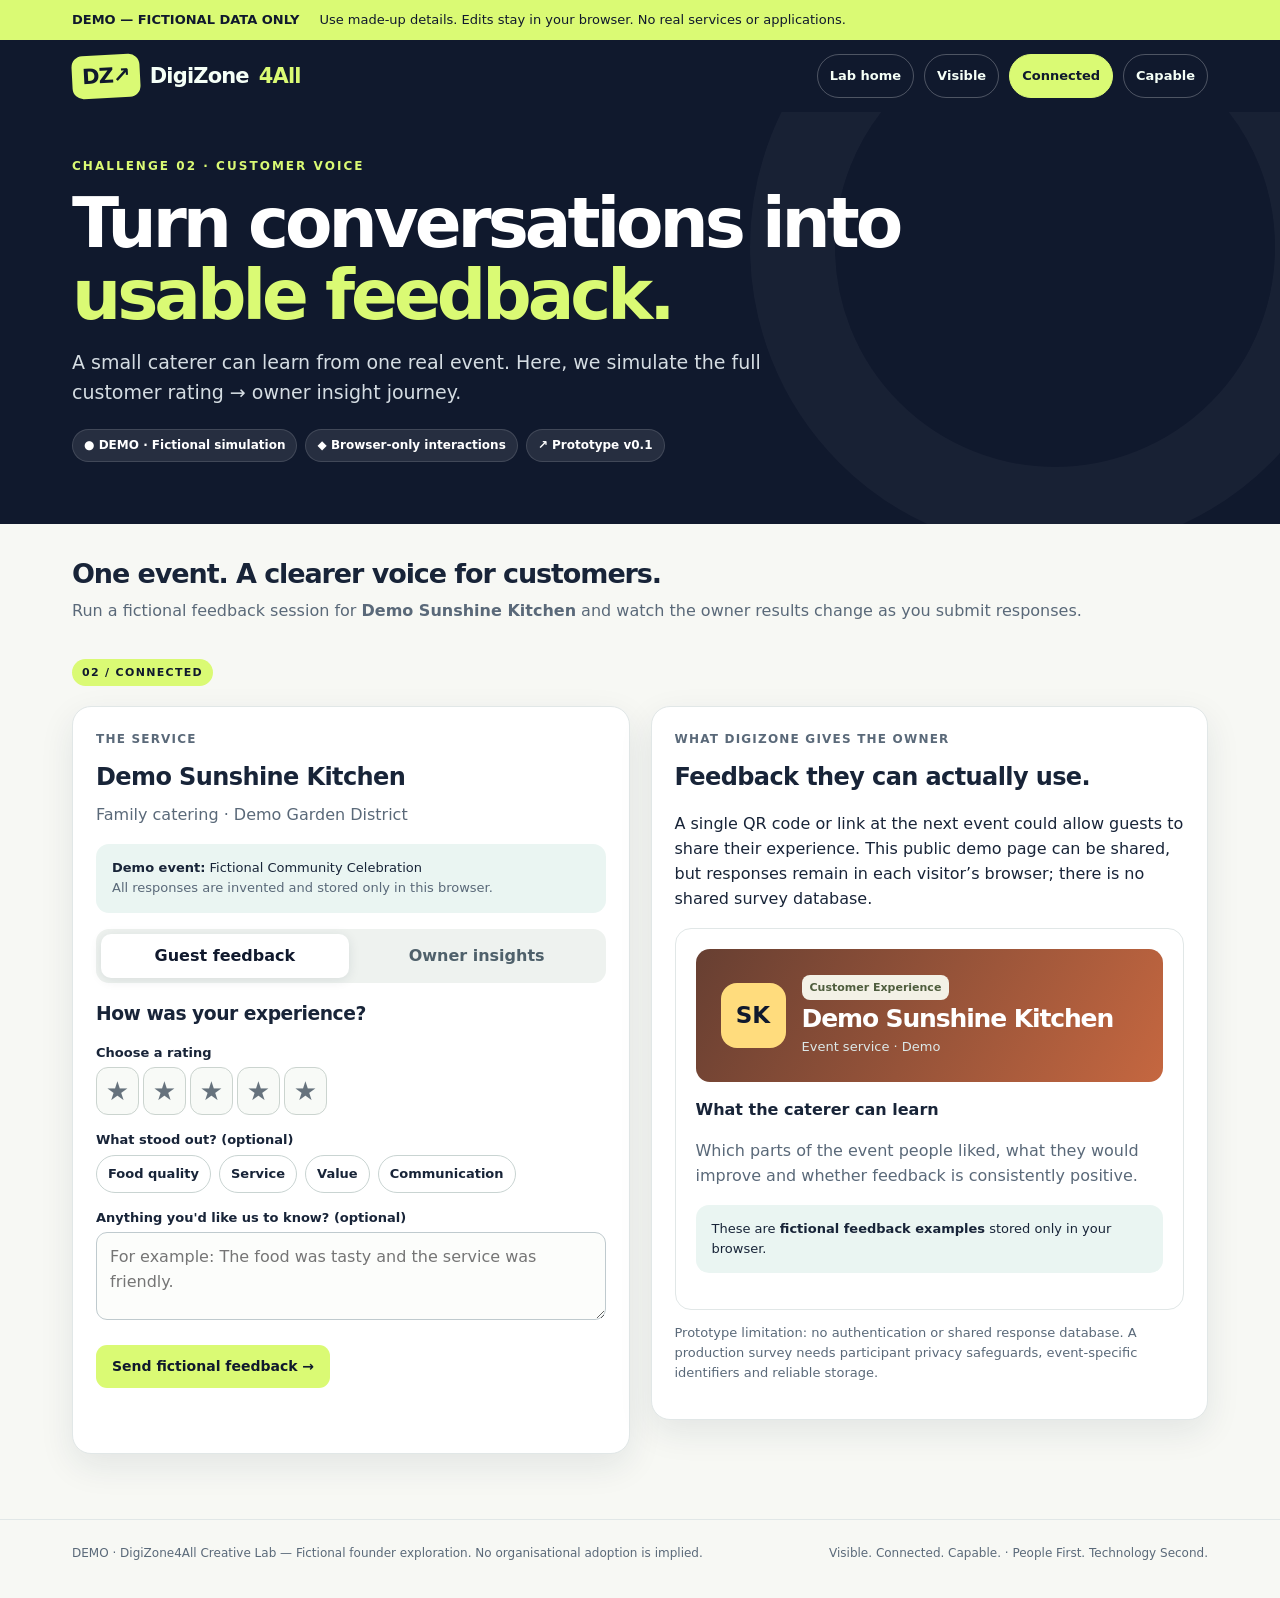
<file: connected.html>
<!doctype html><html lang="en-ZA"><head><meta charset="utf-8"><meta name="viewport" content="width=device-width,initial-scale=1"><meta name="theme-color" content="#10192d"><meta name="description" content="DigiZone4All fictional interactive demo, not a live service."><meta name="robots" content="noindex,nofollow"><title>DEMO · Connected | DigiZone4All Creative Lab</title><style>
:root{--navy:#10192d;--navy2:#1d2c42;--ink:#182438;--muted:#5a6979;--paper:#f7f8f4;--white:#fff;--line:#e1e7e7;--lime:#dafa74;--coral:#ff796b;--cyan:#a3eef5;--yellow:#ffdc7d;--shade:#edf4f1;--shadow:0 12px 35px rgba(26,48,62,.09)}
*{box-sizing:border-box}html{scroll-behavior:smooth}body{margin:0;background:var(--paper);color:var(--ink);font:16px/1.55 Inter,ui-sans-serif,system-ui,-apple-system,BlinkMacSystemFont,'Segoe UI',sans-serif}a{color:inherit}button,input,textarea,select{font:inherit}button{cursor:pointer}button:disabled{cursor:not-allowed;opacity:.55}button:focus-visible,a:focus-visible,input:focus-visible,textarea:focus-visible,select:focus-visible{outline:3px solid #297c8b;outline-offset:2px}.wrap{max-width:1180px;margin:0 auto;padding:0 22px}.top{background:var(--navy);color:#f5fff7}.bar{display:flex;align-items:center;justify-content:space-between;gap:20px;min-height:72px}.brand{display:flex;gap:10px;align-items:center;text-decoration:none;font-weight:850;letter-spacing:-.04em;font-size:21px}.brandmark{background:var(--lime);color:var(--navy);border-radius:11px;padding:5px 10px;font-weight:900;transform:rotate(-3deg)}.nav{display:flex;align-items:center;gap:10px;flex-wrap:wrap}.nav a{font-size:13px;font-weight:750;padding:7px 12px;border:1px solid #ffffff42;border-radius:30px;text-decoration:none}.nav a[aria-current=page]{background:var(--lime);color:var(--navy);border-color:var(--lime)}.hero{background:var(--navy);color:var(--white);position:relative;overflow:hidden;padding:45px 0 62px}.hero:before{content:"";position:absolute;right:-80px;top:-170px;width:440px;height:440px;border:85px solid #ffffff09;border-radius:50%}.hero .inner{position:relative}.eyebrow{font-size:12px;font-weight:850;text-transform:uppercase;letter-spacing:.17em;color:var(--lime);margin:0 0 12px}.hero h1{font-size:clamp(39px,5.4vw,72px);max-width:900px;line-height:1.04;letter-spacing:-.058em;margin:0 0 17px}.hero h1 em{color:var(--lime);font-style:normal}.lede{max-width:710px;color:#d5dde3;font-size:clamp(16px,2.2vw,19px);margin:0 0 22px}.chips{display:flex;gap:8px;flex-wrap:wrap}.chip{display:inline-flex;gap:7px;align-items:center;background:#ffffff18;color:#fff;border:1px solid #ffffff20;padding:6px 11px;border-radius:99px;font-size:12px;font-weight:700}.main{padding:34px 0 65px}.section-title{font-size:27px;line-height:1.18;letter-spacing:-.04em;margin:0 0 9px}.intro{color:var(--muted);margin:0 0 23px}.grid{display:grid;grid-template-columns:1fr 1fr;gap:21px;align-items:start}.panel{background:var(--white);border:1px solid var(--line);border-radius:19px;box-shadow:var(--shadow);padding:23px}.panel h2,.panel h3{margin:0 0 7px;letter-spacing:-.025em}.smallcaps{font-size:12px;font-weight:850;text-transform:uppercase;letter-spacing:.1em;color:var(--muted);margin:0 0 11px}.muted{color:var(--muted)}.help{font-size:13px;color:var(--muted)}label.field{display:block;margin:15px 0 4px;font-size:13px;font-weight:800}.input,textarea,select{width:100%;padding:12px 13px;background:#fcfdfb;border:1px solid #bfcace;border-radius:11px;color:var(--ink);min-height:44px}textarea{min-height:88px;resize:vertical}input[type=checkbox]{accent-color:#276e74;width:18px;height:18px}.checks{display:flex;align-items:flex-start;gap:10px;margin:18px 0 16px;padding:13px;background:#eef5eb;border-radius:11px;font-size:13px}.checks label{cursor:pointer}.actions{display:flex;gap:9px;flex-wrap:wrap;margin-top:17px}.btn{border:0;border-radius:11px;padding:11px 16px;font-weight:800;font-size:14px;display:inline-flex;justify-content:center;align-items:center;gap:7px;min-height:43px;background:var(--navy);color:var(--white)}.btn.secondary{background:#eff3f2;color:var(--ink);border:1px solid #d2dad8}.btn.coral{background:var(--coral);color:var(--navy)}.btn.lime{background:var(--lime);color:var(--navy)}.btn.danger{background:#fff3f0;color:#9a3528}.kicker{display:inline-block;font-size:11px;font-weight:850;text-transform:uppercase;letter-spacing:.12em;background:var(--lime);padding:5px 10px;border-radius:20px;color:var(--navy)}.status{font-size:13px;color:var(--muted);margin-top:9px;min-height:20px}.business{background:#fff;border:1px solid var(--line);border-radius:16px;padding:20px;overflow:hidden}.banner{background:linear-gradient(125deg,#24374f,#1b5b62);padding:25px;color:#fff;border-radius:14px;display:flex;align-items:center;gap:16px;min-height:110px;margin-bottom:16px}.avatar{width:65px;height:65px;flex-shrink:0;display:grid;place-items:center;border-radius:16px;background:var(--lime);color:var(--navy);font-size:23px;font-weight:900}.banner h3{font-size:25px;line-height:1.1;margin:5px 0;letter-spacing:-.045em}.banner p{margin:0;color:#dce8e8;font-size:13px}.profile-meta{display:flex;flex-wrap:wrap;gap:8px}.pill{background:#eff3f2;border-radius:50px;padding:6px 11px;font-size:12px;font-weight:700;color:#315059}.softline{border:0;border-top:1px solid var(--line);margin:18px 0}.tip{background:#eaf5f2;padding:14px 16px;border-radius:13px;margin:16px 0;font-size:13px}.directory{display:grid;grid-template-columns:repeat(3,minmax(0,1fr));gap:15px;margin-top:16px}.entry{background:#fff;border:1px solid var(--line);padding:17px;border-radius:15px}.entry h3{font-size:17px;margin:6px 0}.entry p{color:var(--muted);font-size:13px;margin:5px 0}.row-between{display:flex;justify-content:space-between;align-items:center;gap:12px}.footer{border-top:1px solid var(--line);padding:24px 0 35px;color:var(--muted);font-size:12px}.footer .wrap{display:flex;justify-content:space-between;gap:12px;flex-wrap:wrap}.tag{display:inline-block;border-radius:8px;padding:4px 8px;font-size:11px;background:#f3f1e6;color:#4e5d3d;font-weight:800}.stats{display:grid;grid-template-columns:repeat(3,minmax(0,1fr));gap:12px}.stat{background:#f0f5f1;padding:17px;border-radius:12px}.stat strong{font-size:30px;letter-spacing:-.06em;line-height:1.2;display:block}.stat span{font-size:12px;color:var(--muted)}.hide{display:none!important}.tabs{display:flex;background:#eef2ef;padding:5px;border-radius:13px;gap:4px;margin-bottom:16px}.tabs button{flex:1;border:0;border-radius:10px;padding:10px 12px;background:transparent;font-weight:800;color:#4f616b}.tabs button[aria-selected=true]{background:white;color:var(--navy);box-shadow:0 2px 12px #1026381a}.rating{display:flex;gap:4px;flex-wrap:wrap}.rating button{min-width:43px;height:48px;border:1px solid #cbd4cf;background:#f8faf7;color:#66727d;font-size:26px;border-radius:12px}.rating button.selected{background:var(--yellow);border-color:#e0af4b;color:#775306}.choicebar{display:flex;gap:8px;flex-wrap:wrap}.choice{padding:8px 11px;border:1px solid #c9d4d2;background:#fff;border-radius:99px;font-size:13px;font-weight:750;color:var(--ink)}.choice.active{background:#c2e9e3;border-color:#51b6a9}.progress{height:10px;background:#e7eeec;border-radius:100px;overflow:hidden;flex:1}.progress i{display:block;height:100%;background:#329b92;border-radius:100px}.bar-row{display:flex;align-items:center;gap:10px;margin:9px 0;font-size:13px}.bar-row>span:first-child{min-width:28px}.bar-row>span:last-child{min-width:20px;text-align:right}.quote{border-left:4px solid var(--coral);padding:8px 12px;margin:9px 0;background:#faf7f2;font-size:14px}.cv-paper{background:#fff;padding:30px;border:1px solid #d7dfdd;border-radius:8px;box-shadow:0 14px 35px #192d3d14;min-height:450px}.cv-paper h2{font-size:30px;letter-spacing:-.045em;margin:0}.cv-paper h3{font-size:13px;text-transform:uppercase;letter-spacing:.12em;margin:24px 0 6px;border-bottom:2px solid var(--navy);padding-bottom:5px}.cv-paper p{font-size:14px;white-space:pre-wrap;margin:7px 0}.cv-meta{font-size:12px;color:var(--muted)}.three{display:grid;grid-template-columns:repeat(3,minmax(0,1fr));gap:15px}.demo-card{border-radius:17px;padding:22px;background:white;border:1px solid var(--line);box-shadow:var(--shadow);display:flex;flex-direction:column;gap:10px}.demo-card .num{font-weight:900;font-size:12px;color:#657585}.demo-card h2{font-size:29px;line-height:1.1;letter-spacing:-.05em;margin:3px 0}.demo-card p{color:var(--muted);font-size:14px;margin:0;flex:1}.accent{width:46px;height:46px;display:grid;place-items:center;background:var(--lime);border-radius:12px;font-size:23px}.demo-card:nth-child(2) .accent{background:var(--cyan)}.demo-card:nth-child(3) .accent{background:var(--yellow)}.callout{background:#e8f1ed;border-radius:18px;padding:22px;margin:24px 0}.callout h2{font-size:24px;letter-spacing:-.04em;margin:0 0 6px}.callout p{margin:0;color:#506568}.mini-head{font-size:13px;text-transform:uppercase;letter-spacing:.1em;color:var(--muted);font-weight:900;margin:26px 0 8px}.small{font-size:12px;color:var(--muted)}
@media(max-width:850px){.grid{grid-template-columns:1fr}.three{grid-template-columns:1fr}.directory{grid-template-columns:1fr 1fr}.hero{padding:35px 0 42px}.hero h1{font-size:43px}}@media(max-width:540px){.wrap{padding:0 15px}.bar{padding:10px 0;align-items:flex-start;flex-direction:column;gap:10px}.nav{gap:5px}.nav a{font-size:11px;padding:5px 9px}.hero h1{font-size:38px}.panel{padding:17px}.directory{grid-template-columns:1fr}.stats{grid-template-columns:repeat(3,1fr)}.stat{padding:10px}.stat strong{font-size:25px}.banner{padding:15px}.cv-paper{padding:20px}.actions .btn{flex:1}}
@media print{.top,.hero,.footer,.form-panel,.actions,.no-print,.callout{display:none!important}body{background:white}.main{padding:0}.grid{display:block}.panel{box-shadow:none;border:none;padding:0}.cv-paper{border:none;box-shadow:none;min-height:0;padding:20px;max-width:800px;margin:auto}.wrap{max-width:none}}

.demo-banner{background:#dafa74;color:#10192d;padding:10px 0;font-size:13px}.demo-banner .wrap{display:flex;gap:8px 20px;flex-wrap:wrap}.demo-document{font-weight:900!important;color:#315059}.grid>*{min-width:0}.row-between{flex-wrap:wrap}.kicker,.pill{flex-shrink:0}.business,.cv-paper,.entry{overflow-wrap:anywhere}.nav a{min-height:44px;display:inline-flex;align-items:center}.banner>div:last-child{min-width:0}@media(max-width:540px){.banner{flex-wrap:wrap}.hero h1{font-size:clamp(30px,10vw,38px)}.business{padding:14px}.tabs button{padding:10px 6px}}@media print{.demo-banner{display:none}.demo-document{display:block!important}}
</style></head><body><aside class="demo-banner" aria-label="Demo notice"><div class="wrap"><strong>DEMO — FICTIONAL DATA ONLY</strong><span>Use made-up details. Edits stay in your browser. No real services or applications.</span></div></aside><header class="top"><div class="wrap bar"><a class="brand" href="index.html"><span class="brandmark">DZ<span aria-hidden="true">↗</span></span> DigiZone<span style="color:var(--lime)">4All</span></a><nav class="nav" aria-label="Demo navigation"><a href="index.html" >Lab home</a><a href="visible.html" >Visible</a><a href="connected.html" aria-current="page">Connected</a><a href="capable.html" >Capable</a></nav></div></header><section class="hero"><div class="wrap inner"><p class="eyebrow">Challenge 02 · Customer voice</p><h1>Turn conversations into <em>usable feedback.</em></h1><p class="lede">A small caterer can learn from one real event. Here, we simulate the full customer rating → owner insight journey.</p><div class="chips"><span class="chip">● DEMO · Fictional simulation</span><span class="chip">◆ Browser-only interactions</span><span class="chip">↗ Prototype v0.1</span></div></div></section><main class="main"><div class="wrap"><div class="row-between" style="margin-bottom:20px"><div><h2 class="section-title">One event. A clearer voice for customers.</h2><p class="intro">Run a fictional feedback session for <strong>Demo Sunshine Kitchen</strong> and watch the owner results change as you submit responses.</p></div><span class="kicker">02 / CONNECTED</span></div>
<div class="grid"><section class="panel"><p class="smallcaps">The service</p><h2>Demo Sunshine Kitchen</h2><p class="muted" style="margin-top:3px">Family catering · Demo Garden District</p><div class="tip"><strong>Demo event:</strong> Fictional Community Celebration<br><span class="help">All responses are invented and stored only in this browser.</span></div><div class="tabs" role="tablist" aria-label="Feedback views"><button id="guest-tab" role="tab" aria-selected="true" aria-controls="guest">Guest feedback</button><button id="owner-tab" role="tab" aria-selected="false" aria-controls="owner">Owner insights</button></div>
<div id="guest" role="tabpanel" aria-labelledby="guest-tab"><h3>How was your experience?</h3><label class="field">Choose a rating</label><div id="stars" class="rating" role="group" aria-label="Rating from 1 to 5 stars"></div><label class="field">What stood out? (optional)</label><div class="choicebar" id="choices"></div><label class="field" for="comment">Anything you'd like us to know? (optional)</label><textarea id="comment" maxlength="300" placeholder="For example: The food was tasty and the service was friendly."></textarea><div class="actions"><button class="btn lime" id="submit">Send fictional feedback →</button></div></div>
<div id="owner" role="tabpanel" aria-labelledby="owner-tab" hidden><div class="stats"><div class="stat"><strong id="metric-total">0</strong><span>Responses</span></div><div class="stat"><strong id="metric-average">–</strong><span>Avg. / 5</span></div><div class="stat"><strong id="metric-positive">0%</strong><span>4–5 stars</span></div></div><h3 style="margin-top:23px">Ratings distribution</h3><div id="bars"></div><h3 style="margin-top:23px">What people mentioned</h3><div id="themes" class="choicebar"></div><h3 style="margin-top:23px">Latest feedback</h3><div id="latest"></div><div class="actions"><button id="export" class="btn secondary">Export CSV</button><button id="clear" class="btn danger">Reset fictional responses</button></div></div><p class="status" id="notice" aria-live="polite"></p></section>
<section class="panel"><p class="smallcaps">What DigiZone gives the owner</p><h2>Feedback they can actually use.</h2><p>A single QR code or link at the next event could allow guests to share their experience. This public demo page can be shared, but responses remain in each visitor’s browser; there is no shared survey database.</p><div class="business"><div class="banner" style="background:linear-gradient(120deg,#673f32,#c56740)"><div class="avatar" style="background:#ffdc7d">SK</div><div><span class="tag">Customer Experience</span><h3>Demo Sunshine Kitchen</h3><p>Event service · Demo</p></div></div><strong>What the caterer can learn</strong><p class="muted">Which parts of the event people liked, what they would improve and whether feedback is consistently positive.</p><div class="tip">These are <strong>fictional feedback examples</strong> stored only in your browser.</div></div><p class="help">Prototype limitation: no authentication or shared response database. A production survey needs participant privacy safeguards, event-specific identifiers and reliable storage.</p></section></div></div></main><footer class="footer"><div class="wrap"><span>DEMO · DigiZone4All Creative Lab — Fictional founder exploration. No organisational adoption is implied.</span><span>Visible. Connected. Capable. · People First. Technology Second.</span></div></footer><script>
function el(id){return document.getElementById(id)}
function esc(value){return String(value??'').replace(/[&<>"']/g,c=>({'&':'&amp;','<':'&lt;','>':'&gt;','"':'&quot;',"'":'&#39;'}[c]))}
function announce(msg){const n=el('notice');if(n){n.textContent=msg;n.setAttribute('role','status')}}
async function copyText(text){try{await navigator.clipboard.writeText(text);announce('Copied to clipboard.')}catch(e){const t=document.createElement('textarea');t.value=text;document.body.appendChild(t);t.select();try{document.execCommand('copy');announce('Copied to clipboard.')}catch(e){announce('Copy was blocked. Select text from the preview instead.')}t.remove()}}
function download(name,content,type='text/plain'){const link=document.createElement('a');const blob=new Blob([content],{type});const url=URL.createObjectURL(blob);link.href=url;link.download=name;document.body.appendChild(link);link.click();link.remove();setTimeout(()=>URL.revokeObjectURL(url),1000)}
function storageGet(key,fallback){try{const data=localStorage.getItem(key);return data?JSON.parse(data):fallback}catch(e){return fallback}}
function storageSet(key,val){try{localStorage.setItem(key,JSON.stringify(val));return true}catch(e){announce('Could not store data; demo still works in this tab.');return false}}
function slug(text){return String(text).toLowerCase().trim().replace(/[^a-z0-9]+/g,'-').replace(/^-|-$/g,'')||'profile'}


const key='dz4-public-demo-connected-2026-10';const seeds=[{rating:5,tags:['Food quality'],comment:'Great food and a friendly team.'},{rating:4,tags:['Service'],comment:'Everything was served on time.'},{rating:5,tags:['Food quality','Value'],comment:'Guests loved the meal.'},{rating:3,tags:['Communication'],comment:'Would appreciate a clearer menu beforehand.'},{rating:4,tags:['Service'],comment:''}];let data=storageGet(key,seeds.map(x=>({...x,tags:[...x.tags]})));if(!Array.isArray(data))data=seeds.map(x=>({...x,tags:[...x.tags]}));let star=0;const tagNames=['Food quality','Service','Value','Communication'];let selected=[];
function stars(){el('stars').innerHTML=[1,2,3,4,5].map(n=>`<button aria-label="${n} star${n===1?'':'s'}" aria-pressed="${star===n}" class="${star===n?'selected':''}" data-n="${n}" type="button">★</button>`).join('')}
function tags(){el('choices').innerHTML=tagNames.map(t=>`<button class="choice ${selected.includes(t)?'active':''}" aria-pressed="${selected.includes(t)}" type="button" data-tag="${esc(t)}">${esc(t)}</button>`).join('')}
function show(tab){const owner=tab==='owner';el('guest').hidden=owner;el('owner').hidden=!owner;el('guest-tab').setAttribute('aria-selected',String(!owner));el('owner-tab').setAttribute('aria-selected',String(owner));if(owner)render()}
function render(){const count=data.length,average=count?data.reduce((s,x)=>s+x.rating,0)/count:0;const positive=count?data.filter(x=>x.rating>=4).length/count*100:0;el('metric-total').textContent=count;el('metric-average').textContent=count?average.toFixed(1):'–';el('metric-positive').textContent=`${Math.round(positive)}%`;el('bars').innerHTML=[5,4,3,2,1].map(n=>{const countAt=data.filter(x=>x.rating===n).length;return `<div class="bar-row"><span>${n} ★</span><div class="progress"><i style="width:${count?100*countAt/count:0}%"></i></div><span>${countAt}</span></div>`}).join('');const tally=Object.fromEntries(tagNames.map(t=>[t,data.filter(x=>x.tags.includes(t)).length]));el('themes').innerHTML=tagNames.map(t=>`<span class="pill">${esc(t)} · ${tally[t]}</span>`).join('');el('latest').innerHTML=data.slice(-4).reverse().map(x=>`<div class="quote"><strong>${x.rating} ★</strong> ${esc(x.comment||'Rating only')}<br><span class="small">${esc(x.tags.join(' · ')||'No topic selected')}</span></div>`).join('')||'<p class="help">No feedback yet.</p>'}
el('stars').addEventListener('click',e=>{const b=e.target.closest('button');if(b){star=Number(b.dataset.n);stars()}});el('choices').addEventListener('click',e=>{const b=e.target.closest('button');if(!b)return;const t=b.dataset.tag;selected=selected.includes(t)?selected.filter(x=>x!==t):[...selected,t];tags()});el('guest-tab').onclick=()=>show('guest');el('owner-tab').onclick=()=>show('owner');
el('submit').onclick=()=>{if(!star){announce('Choose a star rating before submitting.');return}data.push({rating:star,tags:[...selected],comment:el('comment').value.trim()});storageSet(key,data);star=0;selected=[];el('comment').value='';stars();tags();show('owner');announce('Fictional feedback recorded in this browser. Owner insights updated.')};
function csvSafe(value){const s=String(value);return /^[=+@\t\r-]/.test(s)?"'"+s:s}
el('export').onclick=()=>{const csv=['rating,tags,comment',...data.map(x=>[x.rating,`"${x.tags.join('; ').replace(/"/g,'""')}"`,`"${csvSafe(x.comment).replace(/"/g,'""')}"`].join(','))].join('\n');download('digizone-demo-feedback.csv',csv,'text/csv;charset=utf-8')};
el('clear').onclick=()=>{data=seeds.map(x=>({...x,tags:[...x.tags]}));storageSet(key,data);render();announce('Fictional responses restored to the starting dataset.')};stars();tags();show('guest');
</script></body></html>
</file>
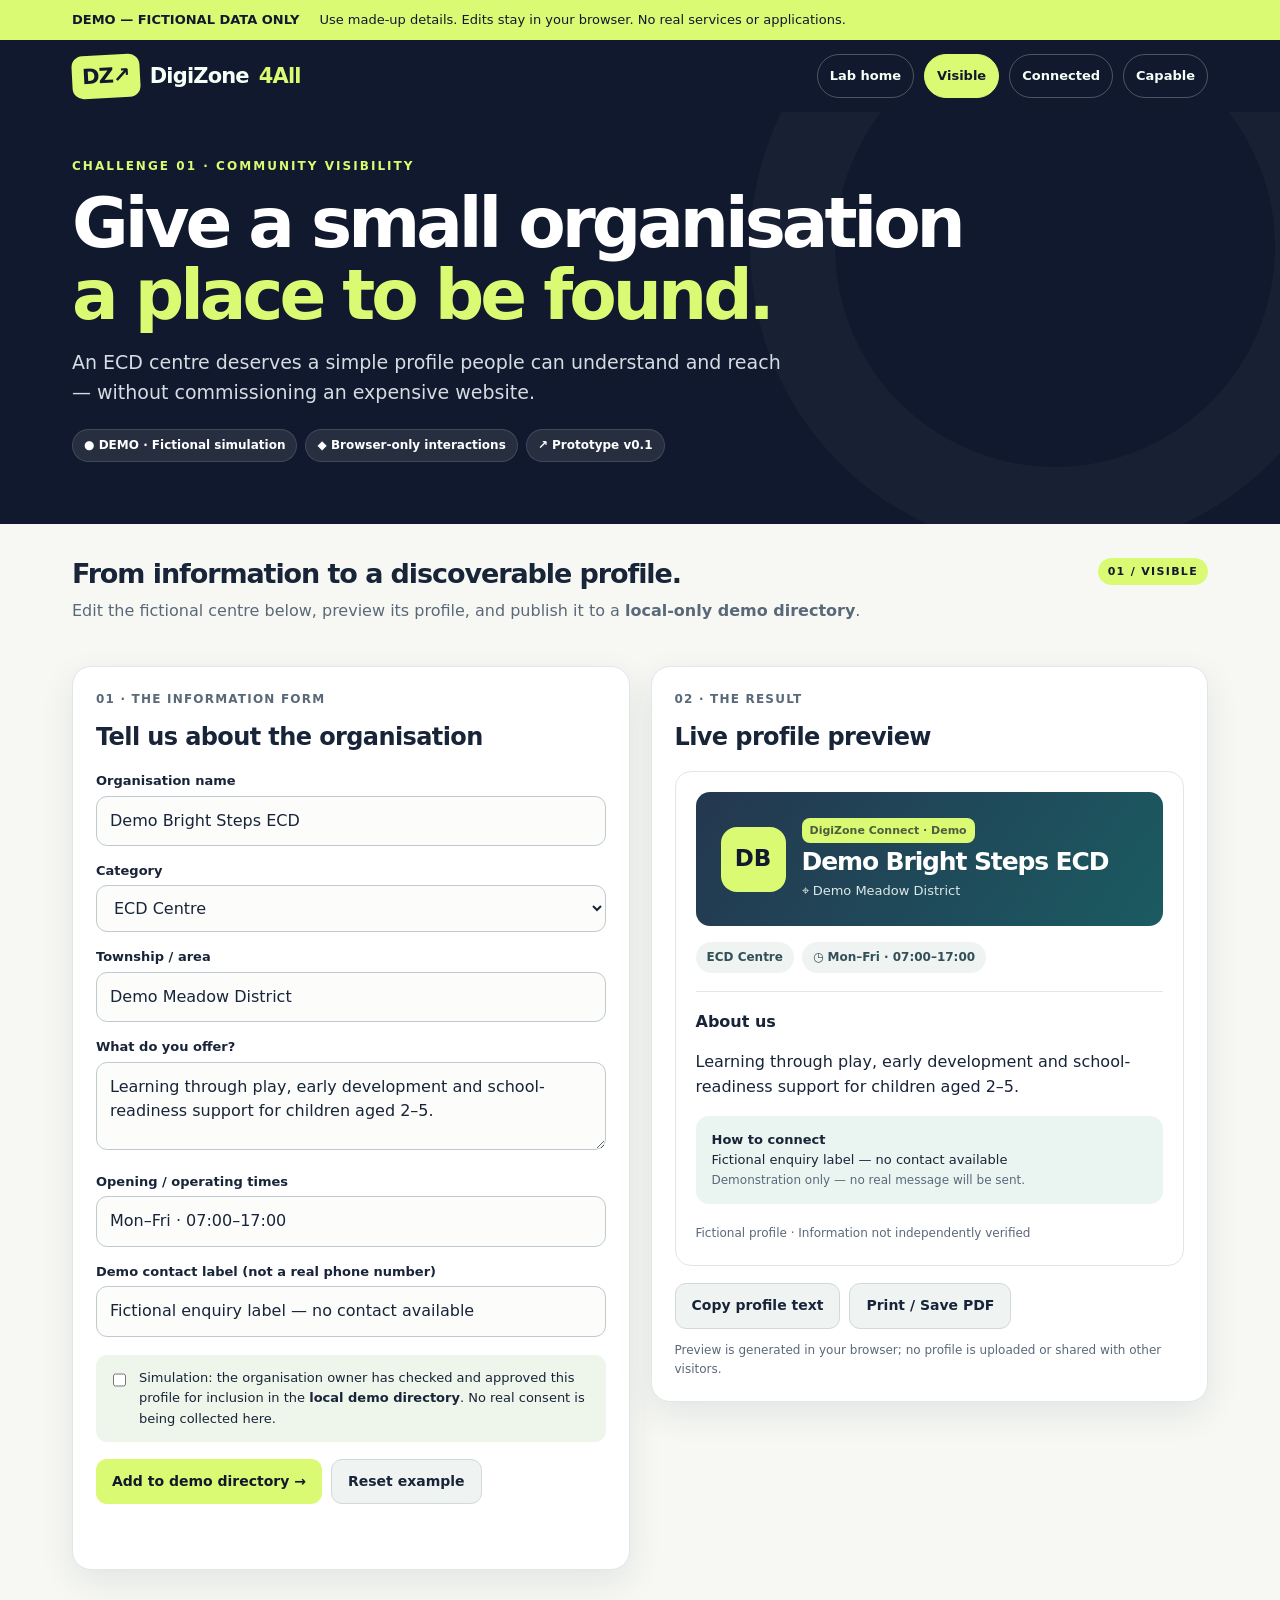
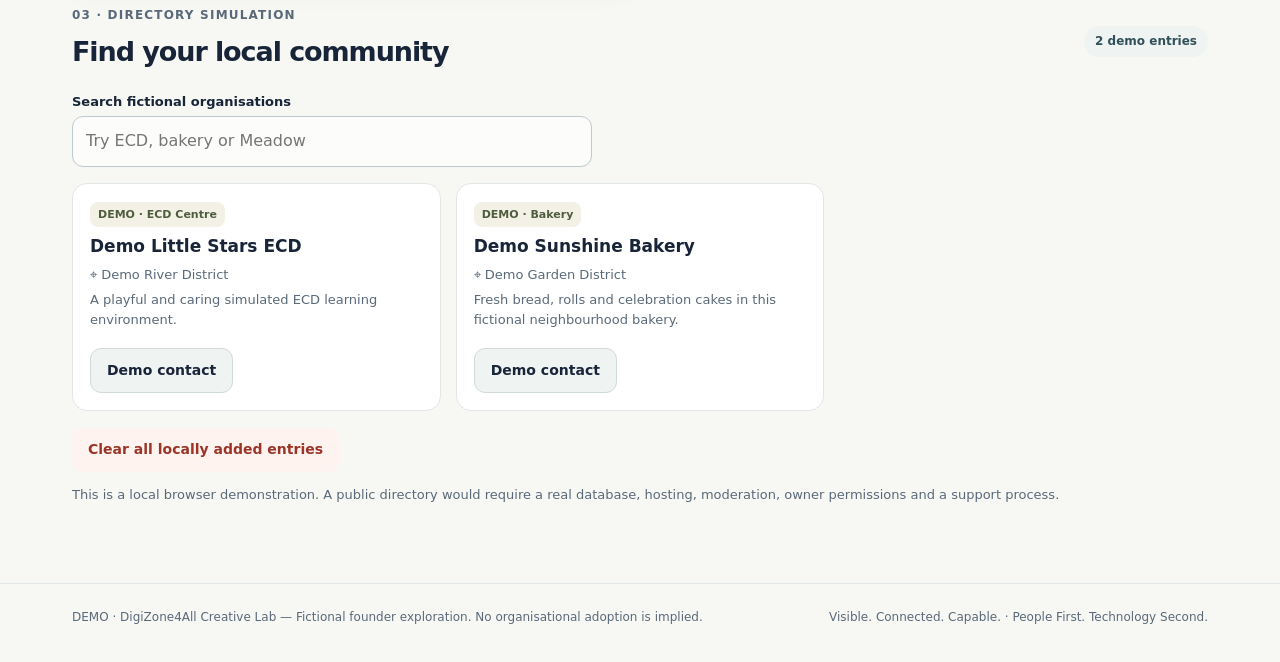
<file: visible.html>
<!doctype html><html lang="en-ZA"><head><meta charset="utf-8"><meta name="viewport" content="width=device-width,initial-scale=1"><meta name="theme-color" content="#10192d"><meta name="description" content="DigiZone4All fictional interactive demo, not a live service."><meta name="robots" content="noindex,nofollow"><title>DEMO · Visible | DigiZone4All Creative Lab</title><style>
:root{--navy:#10192d;--navy2:#1d2c42;--ink:#182438;--muted:#5a6979;--paper:#f7f8f4;--white:#fff;--line:#e1e7e7;--lime:#dafa74;--coral:#ff796b;--cyan:#a3eef5;--yellow:#ffdc7d;--shade:#edf4f1;--shadow:0 12px 35px rgba(26,48,62,.09)}
*{box-sizing:border-box}html{scroll-behavior:smooth}body{margin:0;background:var(--paper);color:var(--ink);font:16px/1.55 Inter,ui-sans-serif,system-ui,-apple-system,BlinkMacSystemFont,'Segoe UI',sans-serif}a{color:inherit}button,input,textarea,select{font:inherit}button{cursor:pointer}button:disabled{cursor:not-allowed;opacity:.55}button:focus-visible,a:focus-visible,input:focus-visible,textarea:focus-visible,select:focus-visible{outline:3px solid #297c8b;outline-offset:2px}.wrap{max-width:1180px;margin:0 auto;padding:0 22px}.top{background:var(--navy);color:#f5fff7}.bar{display:flex;align-items:center;justify-content:space-between;gap:20px;min-height:72px}.brand{display:flex;gap:10px;align-items:center;text-decoration:none;font-weight:850;letter-spacing:-.04em;font-size:21px}.brandmark{background:var(--lime);color:var(--navy);border-radius:11px;padding:5px 10px;font-weight:900;transform:rotate(-3deg)}.nav{display:flex;align-items:center;gap:10px;flex-wrap:wrap}.nav a{font-size:13px;font-weight:750;padding:7px 12px;border:1px solid #ffffff42;border-radius:30px;text-decoration:none}.nav a[aria-current=page]{background:var(--lime);color:var(--navy);border-color:var(--lime)}.hero{background:var(--navy);color:var(--white);position:relative;overflow:hidden;padding:45px 0 62px}.hero:before{content:"";position:absolute;right:-80px;top:-170px;width:440px;height:440px;border:85px solid #ffffff09;border-radius:50%}.hero .inner{position:relative}.eyebrow{font-size:12px;font-weight:850;text-transform:uppercase;letter-spacing:.17em;color:var(--lime);margin:0 0 12px}.hero h1{font-size:clamp(39px,5.4vw,72px);max-width:900px;line-height:1.04;letter-spacing:-.058em;margin:0 0 17px}.hero h1 em{color:var(--lime);font-style:normal}.lede{max-width:710px;color:#d5dde3;font-size:clamp(16px,2.2vw,19px);margin:0 0 22px}.chips{display:flex;gap:8px;flex-wrap:wrap}.chip{display:inline-flex;gap:7px;align-items:center;background:#ffffff18;color:#fff;border:1px solid #ffffff20;padding:6px 11px;border-radius:99px;font-size:12px;font-weight:700}.main{padding:34px 0 65px}.section-title{font-size:27px;line-height:1.18;letter-spacing:-.04em;margin:0 0 9px}.intro{color:var(--muted);margin:0 0 23px}.grid{display:grid;grid-template-columns:1fr 1fr;gap:21px;align-items:start}.panel{background:var(--white);border:1px solid var(--line);border-radius:19px;box-shadow:var(--shadow);padding:23px}.panel h2,.panel h3{margin:0 0 7px;letter-spacing:-.025em}.smallcaps{font-size:12px;font-weight:850;text-transform:uppercase;letter-spacing:.1em;color:var(--muted);margin:0 0 11px}.muted{color:var(--muted)}.help{font-size:13px;color:var(--muted)}label.field{display:block;margin:15px 0 4px;font-size:13px;font-weight:800}.input,textarea,select{width:100%;padding:12px 13px;background:#fcfdfb;border:1px solid #bfcace;border-radius:11px;color:var(--ink);min-height:44px}textarea{min-height:88px;resize:vertical}input[type=checkbox]{accent-color:#276e74;width:18px;height:18px}.checks{display:flex;align-items:flex-start;gap:10px;margin:18px 0 16px;padding:13px;background:#eef5eb;border-radius:11px;font-size:13px}.checks label{cursor:pointer}.actions{display:flex;gap:9px;flex-wrap:wrap;margin-top:17px}.btn{border:0;border-radius:11px;padding:11px 16px;font-weight:800;font-size:14px;display:inline-flex;justify-content:center;align-items:center;gap:7px;min-height:43px;background:var(--navy);color:var(--white)}.btn.secondary{background:#eff3f2;color:var(--ink);border:1px solid #d2dad8}.btn.coral{background:var(--coral);color:var(--navy)}.btn.lime{background:var(--lime);color:var(--navy)}.btn.danger{background:#fff3f0;color:#9a3528}.kicker{display:inline-block;font-size:11px;font-weight:850;text-transform:uppercase;letter-spacing:.12em;background:var(--lime);padding:5px 10px;border-radius:20px;color:var(--navy)}.status{font-size:13px;color:var(--muted);margin-top:9px;min-height:20px}.business{background:#fff;border:1px solid var(--line);border-radius:16px;padding:20px;overflow:hidden}.banner{background:linear-gradient(125deg,#24374f,#1b5b62);padding:25px;color:#fff;border-radius:14px;display:flex;align-items:center;gap:16px;min-height:110px;margin-bottom:16px}.avatar{width:65px;height:65px;flex-shrink:0;display:grid;place-items:center;border-radius:16px;background:var(--lime);color:var(--navy);font-size:23px;font-weight:900}.banner h3{font-size:25px;line-height:1.1;margin:5px 0;letter-spacing:-.045em}.banner p{margin:0;color:#dce8e8;font-size:13px}.profile-meta{display:flex;flex-wrap:wrap;gap:8px}.pill{background:#eff3f2;border-radius:50px;padding:6px 11px;font-size:12px;font-weight:700;color:#315059}.softline{border:0;border-top:1px solid var(--line);margin:18px 0}.tip{background:#eaf5f2;padding:14px 16px;border-radius:13px;margin:16px 0;font-size:13px}.directory{display:grid;grid-template-columns:repeat(3,minmax(0,1fr));gap:15px;margin-top:16px}.entry{background:#fff;border:1px solid var(--line);padding:17px;border-radius:15px}.entry h3{font-size:17px;margin:6px 0}.entry p{color:var(--muted);font-size:13px;margin:5px 0}.row-between{display:flex;justify-content:space-between;align-items:center;gap:12px}.footer{border-top:1px solid var(--line);padding:24px 0 35px;color:var(--muted);font-size:12px}.footer .wrap{display:flex;justify-content:space-between;gap:12px;flex-wrap:wrap}.tag{display:inline-block;border-radius:8px;padding:4px 8px;font-size:11px;background:#f3f1e6;color:#4e5d3d;font-weight:800}.stats{display:grid;grid-template-columns:repeat(3,minmax(0,1fr));gap:12px}.stat{background:#f0f5f1;padding:17px;border-radius:12px}.stat strong{font-size:30px;letter-spacing:-.06em;line-height:1.2;display:block}.stat span{font-size:12px;color:var(--muted)}.hide{display:none!important}.tabs{display:flex;background:#eef2ef;padding:5px;border-radius:13px;gap:4px;margin-bottom:16px}.tabs button{flex:1;border:0;border-radius:10px;padding:10px 12px;background:transparent;font-weight:800;color:#4f616b}.tabs button[aria-selected=true]{background:white;color:var(--navy);box-shadow:0 2px 12px #1026381a}.rating{display:flex;gap:4px;flex-wrap:wrap}.rating button{min-width:43px;height:48px;border:1px solid #cbd4cf;background:#f8faf7;color:#66727d;font-size:26px;border-radius:12px}.rating button.selected{background:var(--yellow);border-color:#e0af4b;color:#775306}.choicebar{display:flex;gap:8px;flex-wrap:wrap}.choice{padding:8px 11px;border:1px solid #c9d4d2;background:#fff;border-radius:99px;font-size:13px;font-weight:750;color:var(--ink)}.choice.active{background:#c2e9e3;border-color:#51b6a9}.progress{height:10px;background:#e7eeec;border-radius:100px;overflow:hidden;flex:1}.progress i{display:block;height:100%;background:#329b92;border-radius:100px}.bar-row{display:flex;align-items:center;gap:10px;margin:9px 0;font-size:13px}.bar-row>span:first-child{min-width:28px}.bar-row>span:last-child{min-width:20px;text-align:right}.quote{border-left:4px solid var(--coral);padding:8px 12px;margin:9px 0;background:#faf7f2;font-size:14px}.cv-paper{background:#fff;padding:30px;border:1px solid #d7dfdd;border-radius:8px;box-shadow:0 14px 35px #192d3d14;min-height:450px}.cv-paper h2{font-size:30px;letter-spacing:-.045em;margin:0}.cv-paper h3{font-size:13px;text-transform:uppercase;letter-spacing:.12em;margin:24px 0 6px;border-bottom:2px solid var(--navy);padding-bottom:5px}.cv-paper p{font-size:14px;white-space:pre-wrap;margin:7px 0}.cv-meta{font-size:12px;color:var(--muted)}.three{display:grid;grid-template-columns:repeat(3,minmax(0,1fr));gap:15px}.demo-card{border-radius:17px;padding:22px;background:white;border:1px solid var(--line);box-shadow:var(--shadow);display:flex;flex-direction:column;gap:10px}.demo-card .num{font-weight:900;font-size:12px;color:#657585}.demo-card h2{font-size:29px;line-height:1.1;letter-spacing:-.05em;margin:3px 0}.demo-card p{color:var(--muted);font-size:14px;margin:0;flex:1}.accent{width:46px;height:46px;display:grid;place-items:center;background:var(--lime);border-radius:12px;font-size:23px}.demo-card:nth-child(2) .accent{background:var(--cyan)}.demo-card:nth-child(3) .accent{background:var(--yellow)}.callout{background:#e8f1ed;border-radius:18px;padding:22px;margin:24px 0}.callout h2{font-size:24px;letter-spacing:-.04em;margin:0 0 6px}.callout p{margin:0;color:#506568}.mini-head{font-size:13px;text-transform:uppercase;letter-spacing:.1em;color:var(--muted);font-weight:900;margin:26px 0 8px}.small{font-size:12px;color:var(--muted)}
@media(max-width:850px){.grid{grid-template-columns:1fr}.three{grid-template-columns:1fr}.directory{grid-template-columns:1fr 1fr}.hero{padding:35px 0 42px}.hero h1{font-size:43px}}@media(max-width:540px){.wrap{padding:0 15px}.bar{padding:10px 0;align-items:flex-start;flex-direction:column;gap:10px}.nav{gap:5px}.nav a{font-size:11px;padding:5px 9px}.hero h1{font-size:38px}.panel{padding:17px}.directory{grid-template-columns:1fr}.stats{grid-template-columns:repeat(3,1fr)}.stat{padding:10px}.stat strong{font-size:25px}.banner{padding:15px}.cv-paper{padding:20px}.actions .btn{flex:1}}
@media print{.top,.hero,.footer,.form-panel,.actions,.no-print,.callout{display:none!important}body{background:white}.main{padding:0}.grid{display:block}.panel{box-shadow:none;border:none;padding:0}.cv-paper{border:none;box-shadow:none;min-height:0;padding:20px;max-width:800px;margin:auto}.wrap{max-width:none}}

.demo-banner{background:#dafa74;color:#10192d;padding:10px 0;font-size:13px}.demo-banner .wrap{display:flex;gap:8px 20px;flex-wrap:wrap}.demo-document{font-weight:900!important;color:#315059}.grid>*{min-width:0}.row-between{flex-wrap:wrap}.kicker,.pill{flex-shrink:0}.business,.cv-paper,.entry{overflow-wrap:anywhere}.nav a{min-height:44px;display:inline-flex;align-items:center}.banner>div:last-child{min-width:0}@media(max-width:540px){.banner{flex-wrap:wrap}.hero h1{font-size:clamp(30px,10vw,38px)}.business{padding:14px}.tabs button{padding:10px 6px}}@media print{.demo-banner{display:none}.demo-document{display:block!important}}
</style></head><body><aside class="demo-banner" aria-label="Demo notice"><div class="wrap"><strong>DEMO — FICTIONAL DATA ONLY</strong><span>Use made-up details. Edits stay in your browser. No real services or applications.</span></div></aside><header class="top"><div class="wrap bar"><a class="brand" href="index.html"><span class="brandmark">DZ<span aria-hidden="true">↗</span></span> DigiZone<span style="color:var(--lime)">4All</span></a><nav class="nav" aria-label="Demo navigation"><a href="index.html" >Lab home</a><a href="visible.html" aria-current="page">Visible</a><a href="connected.html" >Connected</a><a href="capable.html" >Capable</a></nav></div></header><section class="hero"><div class="wrap inner"><p class="eyebrow">Challenge 01 · Community visibility</p><h1>Give a small organisation <em>a place to be found.</em></h1><p class="lede">An ECD centre deserves a simple profile people can understand and reach — without commissioning an expensive website.</p><div class="chips"><span class="chip">● DEMO · Fictional simulation</span><span class="chip">◆ Browser-only interactions</span><span class="chip">↗ Prototype v0.1</span></div></div></section><main class="main"><div class="wrap"><div class="row-between" style="margin-bottom:19px;align-items:flex-start"><div><h2 class="section-title">From information to a discoverable profile.</h2><p class="intro">Edit the fictional centre below, preview its profile, and publish it to a <strong>local-only demo directory</strong>.</p></div><span class="kicker">01 / VISIBLE</span></div>
<div class="grid"><section class="panel form-panel" aria-labelledby="editor"><p class="smallcaps">01 · The information form</p><h2 id="editor">Tell us about the organisation</h2><label class="field" for="name">Organisation name</label><input class="input" id="name" maxlength="80" value="Demo Bright Steps ECD"><label class="field" for="category">Category</label><select id="category" class="input"><option>ECD Centre</option><option>Bakery</option><option>Caterer</option><option>Community organisation</option><option>Other service</option></select><label class="field" for="area">Township / area</label><input class="input" id="area" value="Demo Meadow District" maxlength="80"><label class="field" for="description">What do you offer?</label><textarea id="description" maxlength="280">Learning through play, early development and school-readiness support for children aged 2–5.</textarea><label class="field" for="hours">Opening / operating times</label><input class="input" id="hours" value="Mon–Fri · 07:00–17:00" maxlength="80"><label class="field" for="contact">Demo contact label (not a real phone number)</label><input class="input" id="contact" value="Fictional enquiry label — no contact available" maxlength="80"><div class="checks"><input type="checkbox" id="approved"><label for="approved">Simulation: the organisation owner has checked and approved this profile for inclusion in the <strong>local demo directory</strong>. No real consent is being collected here.</label></div><div class="actions"><button id="publish" class="btn lime">Add to demo directory →</button><button id="reset" class="btn secondary">Reset example</button></div><p class="status" id="notice" aria-live="polite"></p></section>
<section class="panel" aria-labelledby="previewheading"><p class="smallcaps">02 · The result</p><h2 id="previewheading">Live profile preview</h2><div class="business" id="profile-preview" style="margin-top:15px"></div><div class="actions"><button class="btn secondary" id="copy">Copy profile text</button><button class="btn secondary" id="print">Print / Save PDF</button></div><p class="small" style="margin:12px 0 0">Preview is generated in your browser; no profile is uploaded or shared with other visitors.</p></section></div>
<section style="margin-top:36px"><div class="row-between"><div><p class="smallcaps">03 · Directory simulation</p><h2 class="section-title">Find your local community</h2></div><span id="count" class="pill">0 demo entries</span></div><label class="field" for="search">Search fictional organisations</label><input class="input" style="max-width:520px" id="search" placeholder="Try ECD, bakery or Meadow"><div class="directory" id="directory" aria-live="polite"></div><div class="actions"><button id="clear" class="btn danger">Clear all locally added entries</button></div><p class="help">This is a local browser demonstration. A public directory would require a real database, hosting, moderation, owner permissions and a support process.</p></section></div></main><footer class="footer"><div class="wrap"><span>DEMO · DigiZone4All Creative Lab — Fictional founder exploration. No organisational adoption is implied.</span><span>Visible. Connected. Capable. · People First. Technology Second.</span></div></footer><script>
function el(id){return document.getElementById(id)}
function esc(value){return String(value??'').replace(/[&<>"']/g,c=>({'&':'&amp;','<':'&lt;','>':'&gt;','"':'&quot;',"'":'&#39;'}[c]))}
function announce(msg){const n=el('notice');if(n){n.textContent=msg;n.setAttribute('role','status')}}
async function copyText(text){try{await navigator.clipboard.writeText(text);announce('Copied to clipboard.')}catch(e){const t=document.createElement('textarea');t.value=text;document.body.appendChild(t);t.select();try{document.execCommand('copy');announce('Copied to clipboard.')}catch(e){announce('Copy was blocked. Select text from the preview instead.')}t.remove()}}
function download(name,content,type='text/plain'){const link=document.createElement('a');const blob=new Blob([content],{type});const url=URL.createObjectURL(blob);link.href=url;link.download=name;document.body.appendChild(link);link.click();link.remove();setTimeout(()=>URL.revokeObjectURL(url),1000)}
function storageGet(key,fallback){try{const data=localStorage.getItem(key);return data?JSON.parse(data):fallback}catch(e){return fallback}}
function storageSet(key,val){try{localStorage.setItem(key,JSON.stringify(val));return true}catch(e){announce('Could not store data; demo still works in this tab.');return false}}
function slug(text){return String(text).toLowerCase().trim().replace(/[^a-z0-9]+/g,'-').replace(/^-|-$/g,'')||'profile'}


const key='dz4-public-demo-visible-2026-10';
const defaults={name:'Demo Bright Steps ECD',category:'ECD Centre',area:'Demo Meadow District',description:'Learning through play, early development and school-readiness support for children aged 2–5.',hours:'Mon–Fri · 07:00–17:00',contact:'Fictional enquiry label — no contact available'};
const seeds=[{id:'seed-1',name:'Demo Little Stars ECD',category:'ECD Centre',area:'Demo River District',description:'A playful and caring simulated ECD learning environment.',hours:'Weekdays',contact:'Demo enquiry only'},{id:'seed-2',name:"Demo Sunshine Bakery",category:'Bakery',area:'Demo Garden District',description:'Fresh bread, rolls and celebration cakes in this fictional neighbourhood bakery.',hours:'Mon–Sat',contact:'Demo enquiry only'}];
let local=storageGet(key,[]);if(!Array.isArray(local))local=[];
function form(){let o={};Object.keys(defaults).forEach(k=>o[k]=el(k).value.trim());return o}
function preview(){const v=form();el('profile-preview').innerHTML=`<div class="banner"><div class="avatar">${esc(v.name.split(/\s+/).slice(0,2).map(x=>x[0]||'').join('').toUpperCase()||'DZ')}</div><div><span class="tag" style="background:#dafa74">DigiZone Connect · Demo</span><h3>${esc(v.name||'Organisation name')}</h3><p>⌖ ${esc(v.area||'Area pending')}</p></div></div><div class="profile-meta"><span class="pill">${esc(v.category)}</span><span class="pill">◷ ${esc(v.hours||'Hours pending')}</span></div><hr class="softline"><strong>About us</strong><p>${esc(v.description||'Description pending.')}</p><div class="tip"><strong>How to connect</strong><br>${esc(v.contact||'Contact not yet provided')}<br><span class="small">Demonstration only — no real message will be sent.</span></div><span class="small">Fictional profile · Information not independently verified</span>`}
function draw(){const q=el('search').value.toLowerCase().trim();const all=[...seeds,...local];const view=all.filter(p=>[p.name,p.category,p.area,p.description].join(' ').toLowerCase().includes(q));el('count').textContent=`${all.length} demo entr${all.length===1?'y':'ies'}`;el('directory').innerHTML=view.length?view.map(p=>`<article class="entry"><span class="tag">DEMO · ${esc(p.category)}</span><h3>${esc(p.name)}</h3><p>⌖ ${esc(p.area)}</p><p>${esc(p.description)}</p><div class="actions"><button class="btn secondary contact" type="button" data-id="${esc(p.id)}">Demo contact</button>${p.id.startsWith('seed-')?'':`<button class="btn danger remove" type="button" data-id="${esc(p.id)}">Remove</button>`}</div></article>`).join(''):'<div class="panel"><strong>No matches.</strong><p class="help">Try a different name, area or category.</p></div>'}
Object.keys(defaults).forEach(k=>el(k).addEventListener('input',preview));
el('publish').addEventListener('click',()=>{const v=form();if(!v.name||!v.area||!v.description){announce('Complete name, area and description first.');return}if(!el('approved').checked){announce('Tick the simulated owner approval checkbox first.');return}const item={...v,id:'local-'+Date.now()};local.unshift(item);storageSet(key,local);el('approved').checked=false;draw();announce(`${v.name} added to your local demo directory. It is NOT published online.`)});
el('reset').addEventListener('click',()=>{Object.entries(defaults).forEach(([k,v])=>el(k).value=v);el('category').value=defaults.category;el('approved').checked=false;preview();announce('Example restored.')});
el('copy').addEventListener('click',()=>{const v=form();copyText(`${v.name}\n${v.category}\n${v.area}\n${v.description}\n${v.hours}\n${v.contact}\nDEMO — Fictional DigiZone profile.`)});
el('print').addEventListener('click',()=>window.print());el('search').addEventListener('input',draw);
el('directory').addEventListener('click',e=>{let b=e.target.closest('button');if(!b)return;const id=b.dataset.id;if(b.classList.contains('remove')){local=local.filter(x=>x.id!==id);storageSet(key,local);draw();announce('Entry removed from this browser.')}else if(b.classList.contains('contact'))announce('Demo contact only — no real person is contacted.')});
el('clear').addEventListener('click',()=>{local=[];storageSet(key,local);draw();announce('All locally added entries removed. Fictional seed profiles remain.')});preview();draw();
</script></body></html>
</file>
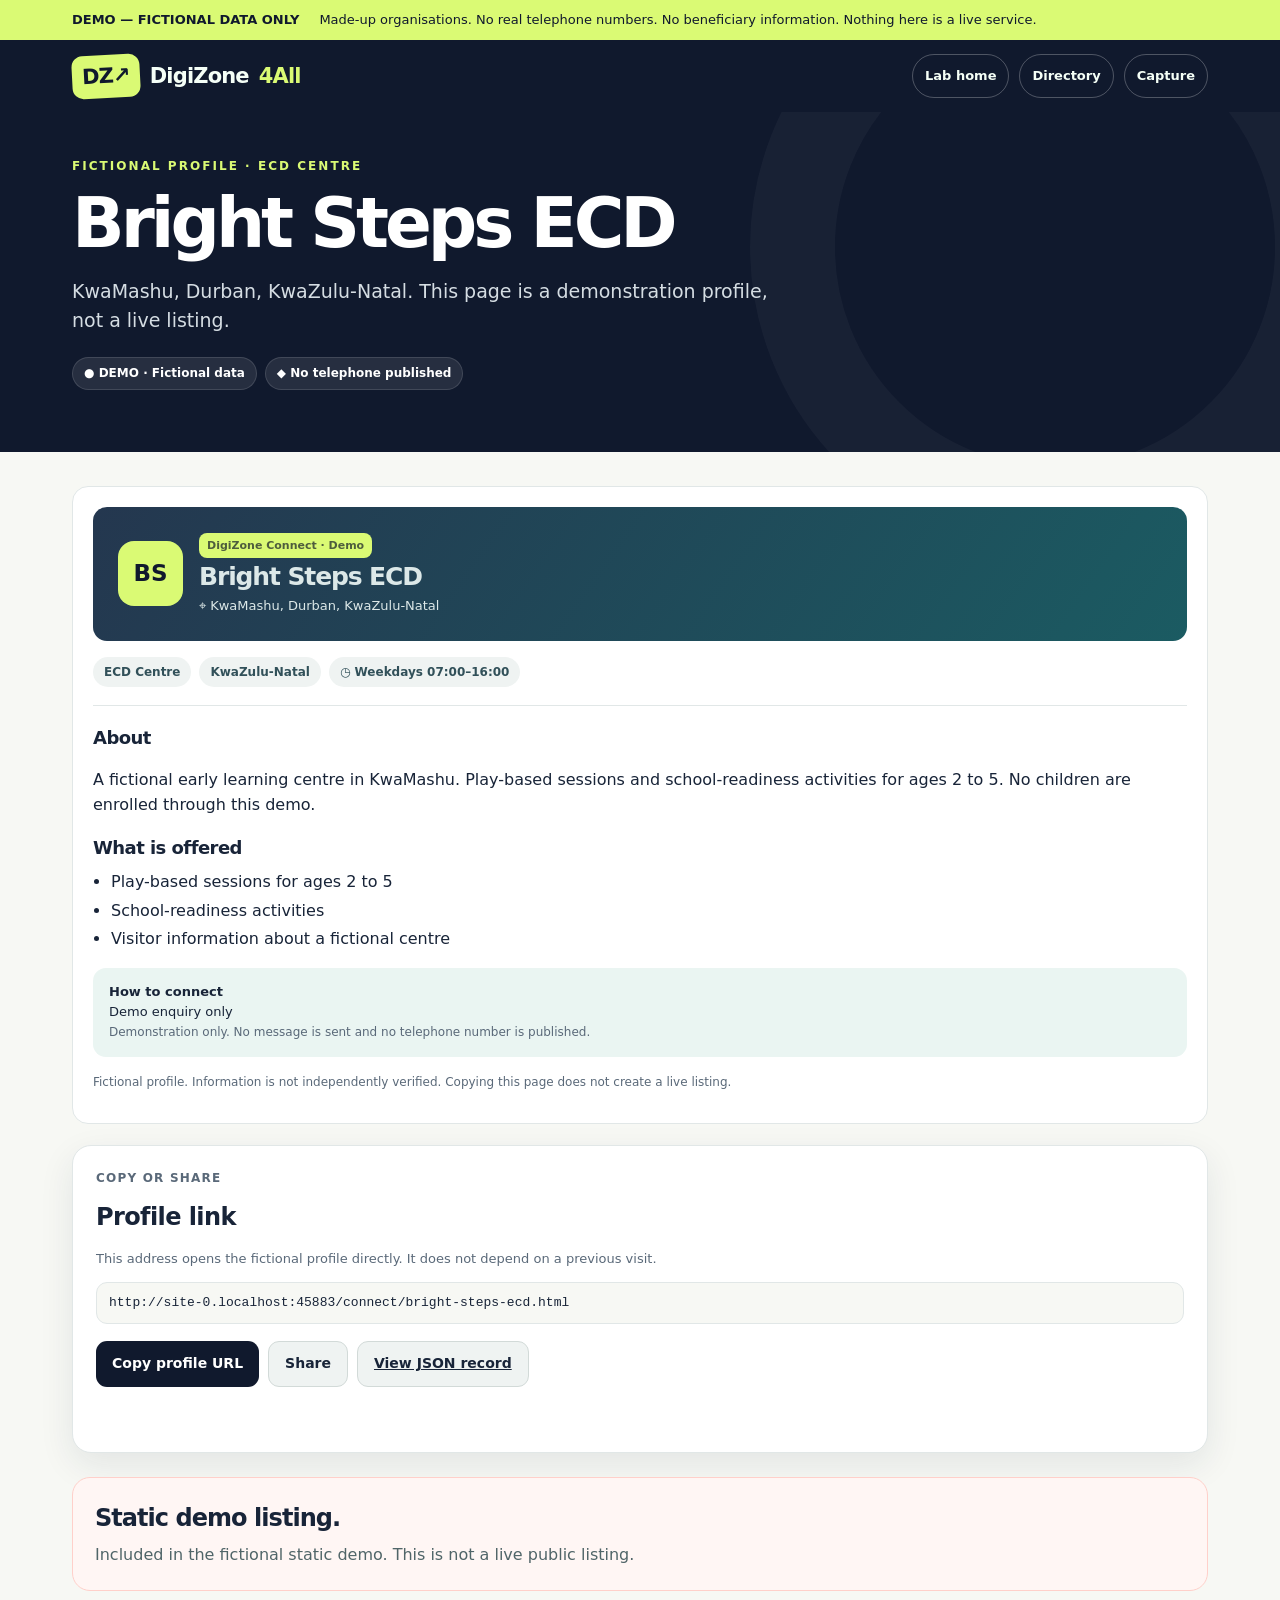
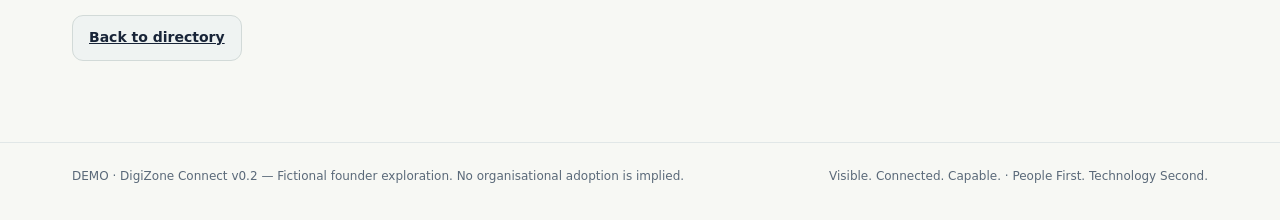
<file: connect/bright-steps-ecd.html>
<!doctype html>
<html lang="en-ZA">
<head>
<meta charset="utf-8">
<meta name="viewport" content="width=device-width,initial-scale=1">
<meta name="theme-color" content="#10192d">
<meta name="description" content="DigiZone Connect fictional directory demo, not a live service.">
<meta name="robots" content="noindex,nofollow">
<title>DEMO · Bright Steps ECD | DigiZone Connect</title>
<link rel="stylesheet" href="assets/dz-connect.css?v=0.2">
</head>
<body data-page="profile" data-name="Bright Steps ECD">
<aside class="demo-banner" aria-label="Demo notice"><div class="wrap"><strong>DEMO — FICTIONAL DATA ONLY</strong><span>Made-up organisations. No real telephone numbers. No beneficiary information. Nothing here is a live service.</span></div></aside>
<header class="top"><div class="wrap bar"><a class="brand" href="../index.html"><span class="brandmark">DZ<span aria-hidden="true">↗</span></span> DigiZone<span style="color:var(--lime)">4All</span></a><nav class="nav" aria-label="Demo navigation"><a href="../index.html">Lab home</a><a href="index.html">Directory</a><a href="capture.html">Capture</a></nav></div></header>
<section class="hero"><div class="wrap inner"><p class="eyebrow">Fictional profile · ECD Centre</p><h1>Bright Steps ECD</h1><p class="lede">KwaMashu, Durban, KwaZulu-Natal. This page is a demonstration profile, not a live listing.</p><div class="chips"><span class="chip">● DEMO · Fictional data</span><span class="chip">◆ No telephone published</span></div></div></section>
<main class="main" id="content"><div class="wrap">
<div class="business" id="profile">
<div class="banner"><div class="avatar" aria-hidden="true">BS</div><div><span class="tag" style="background:#dafa74">DigiZone Connect · Demo</span><p class="profile-name">Bright Steps ECD</p><p>⌖ KwaMashu, Durban, KwaZulu-Natal</p></div></div>
<div class="profile-meta"><span class="pill">ECD Centre</span><span class="pill">KwaZulu-Natal</span><span class="pill">◷ Weekdays 07:00–16:00</span></div>
<hr class="softline">
<h2>About</h2>
<p>A fictional early learning centre in KwaMashu. Play-based sessions and school-readiness activities for ages 2 to 5. No children are enrolled through this demo.</p>
<h2>What is offered</h2>
<ul class="offerings"><li>Play-based sessions for ages 2 to 5</li><li>School-readiness activities</li><li>Visitor information about a fictional centre</li></ul>
<div class="tip"><strong>How to connect</strong><br>Demo enquiry only<br><span class="small">Demonstration only. No message is sent and no telephone number is published.</span></div>
<p class="small">Fictional profile. Information is not independently verified. Copying this page does not create a live listing.</p>
</div>
<section class="panel" style="margin-top:21px"><p class="smallcaps">Copy or share</p><h2>Profile link</h2><p class="help">This address opens the fictional profile directly. It does not depend on a previous visit.</p><div class="url-line"><code id="profile-url">/connect/bright-steps-ecd</code></div><div class="actions"><button type="button" class="btn" id="copy-url">Copy profile URL</button><button type="button" class="btn secondary" id="share">Share</button><a class="btn secondary" href="data/bright-steps-ecd.json">View JSON record</a></div><p id="notice" class="status" role="status"></p></section>
<section class="callout boundary"><h2>Static demo listing.</h2><p>Included in the fictional static demo. This is not a live public listing.</p></section>
<p class="actions"><a class="btn secondary" href="index.html">Back to directory</a></p>
</div></main>
<script type="application/json" id="organisation-record">{
  "schemaVersion": "0.2",
  "id": "bright-steps-ecd",
  "name": "Bright Steps ECD",
  "category": "ECD Centre",
  "location": {
    "area": "KwaMashu",
    "city": "Durban",
    "province": "KwaZulu-Natal"
  },
  "summary": "A fictional early learning centre in KwaMashu. Play-based sessions and school-readiness activities for ages 2 to 5. No children are enrolled through this demo.",
  "hours": "Weekdays 07:00–16:00",
  "offerings": [
    "Play-based sessions for ages 2 to 5",
    "School-readiness activities",
    "Visitor information about a fictional centre"
  ],
  "contact": {
    "label": "Demo enquiry only"
  },
  "fictional": true,
  "publication": {
    "status": "static-demo",
    "note": "Included in the fictional static demo. This is not a live public listing."
  },
  "profilePath": "/connect/bright-steps-ecd"
}</script>
<footer class="footer"><div class="wrap"><span>DEMO · DigiZone Connect v0.2 — Fictional founder exploration. No organisational adoption is implied.</span><span>Visible. Connected. Capable. · People First. Technology Second.</span></div></footer>
<script src="assets/dz-connect.js?v=0.2"></script>
</body>
</html>
</file>
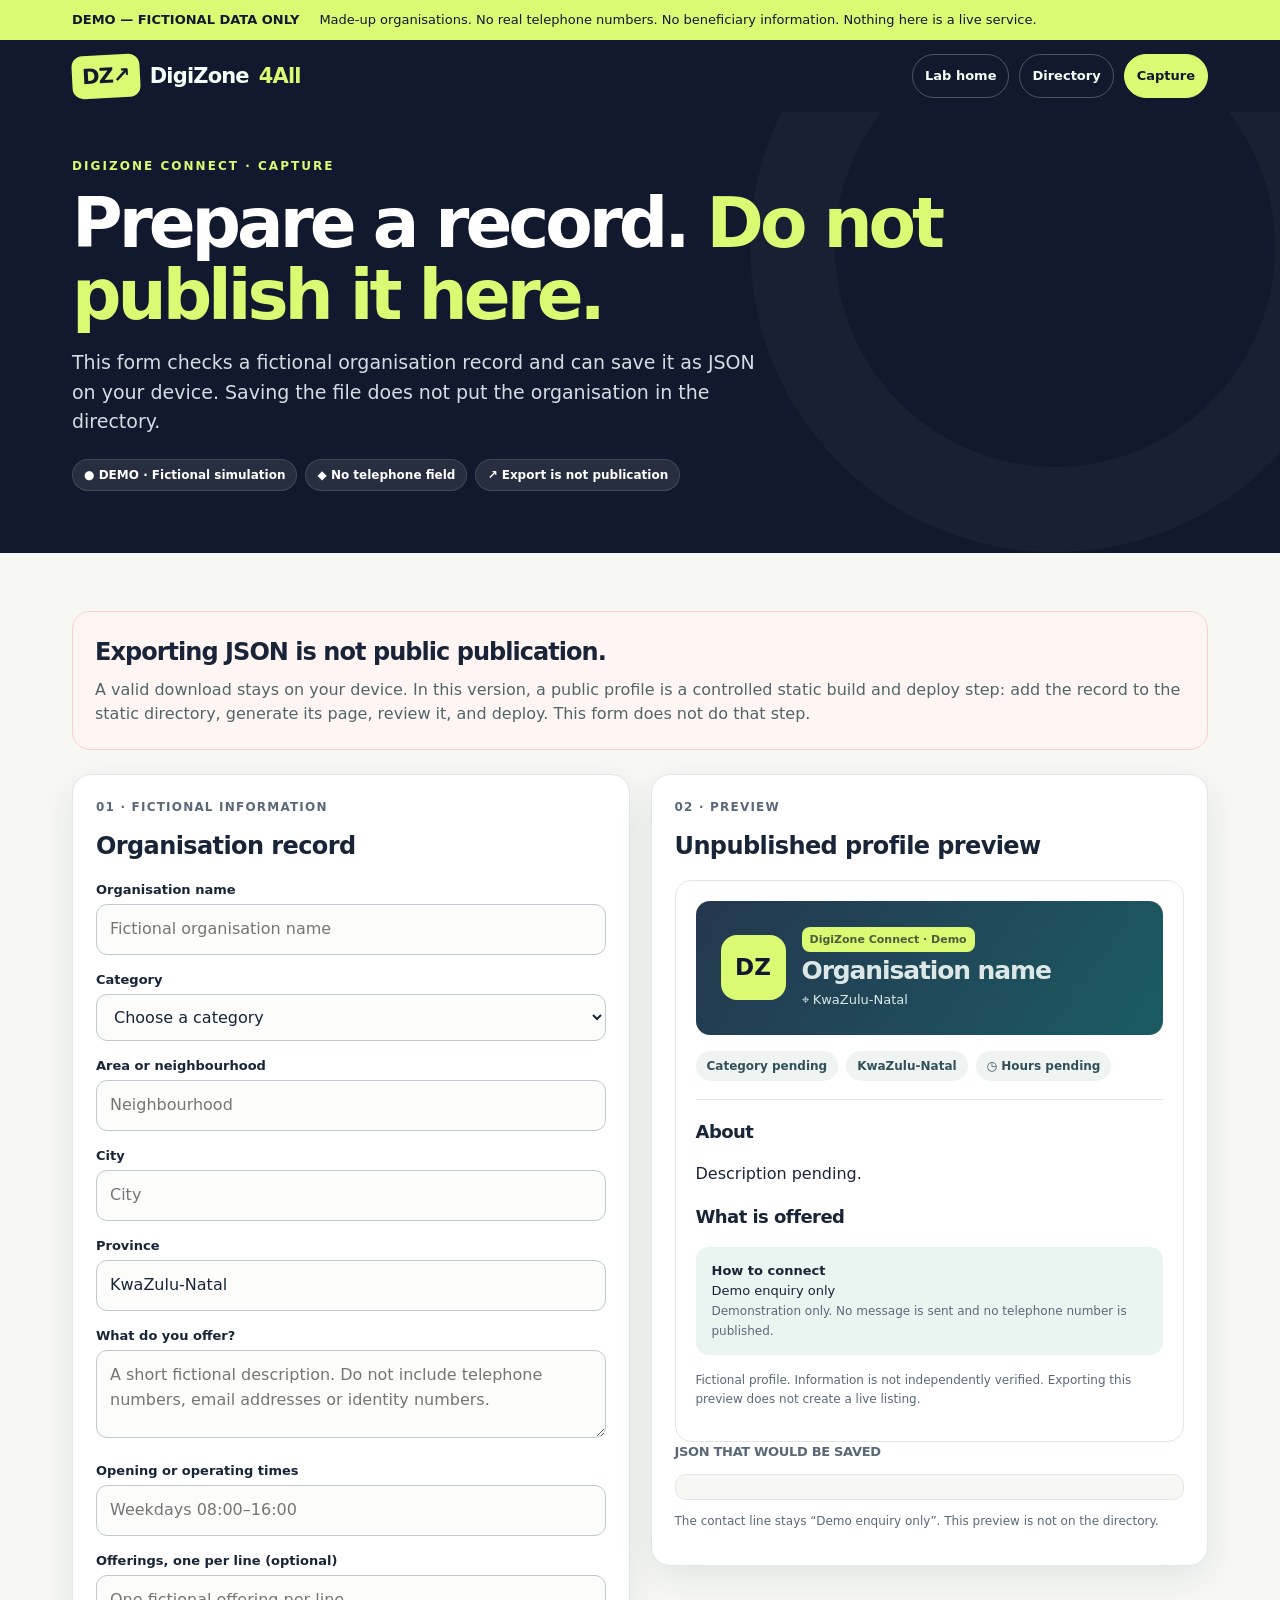
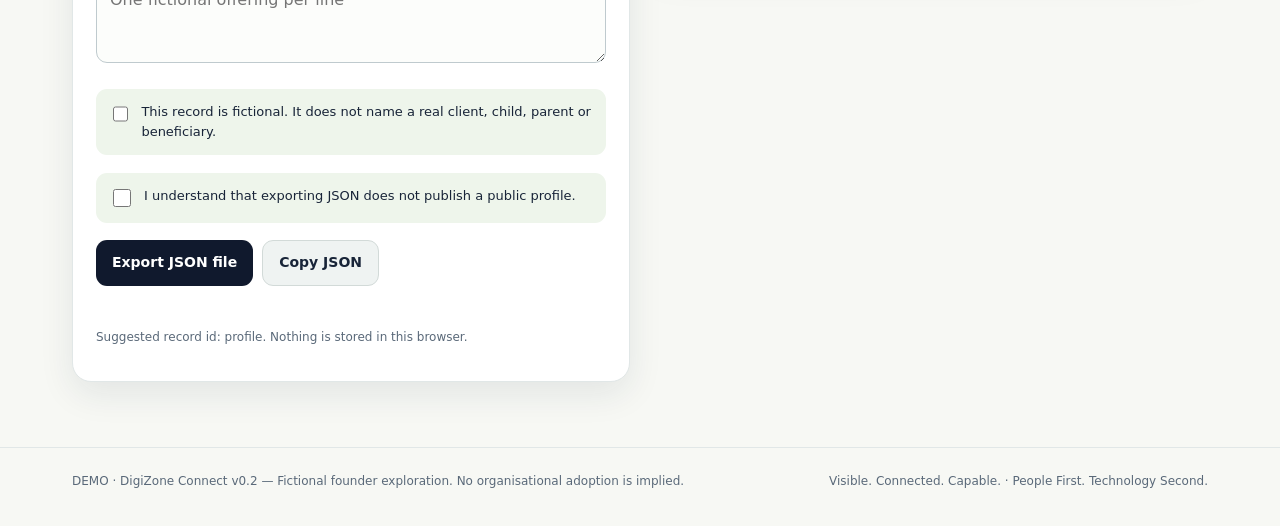
<file: connect/capture.html>
<!doctype html>
<html lang="en-ZA">
<head>
<meta charset="utf-8">
<meta name="viewport" content="width=device-width,initial-scale=1">
<meta name="theme-color" content="#10192d">
<meta name="description" content="DigiZone Connect fictional record capture, not a live service.">
<meta name="robots" content="noindex,nofollow">
<title>DEMO · Capture | DigiZone Connect</title>
<link rel="stylesheet" href="assets/dz-connect.css?v=0.2">
</head>
<body data-page="capture">
<aside class="demo-banner" aria-label="Demo notice"><div class="wrap"><strong>DEMO — FICTIONAL DATA ONLY</strong><span>Made-up organisations. No real telephone numbers. No beneficiary information. Nothing here is a live service.</span></div></aside>
<header class="top"><div class="wrap bar"><a class="brand" href="../index.html"><span class="brandmark">DZ<span aria-hidden="true">↗</span></span> DigiZone<span style="color:var(--lime)">4All</span></a><nav class="nav" aria-label="Demo navigation"><a href="../index.html">Lab home</a><a href="index.html">Directory</a><a href="capture.html" aria-current="page">Capture</a></nav></div></header>
<section class="hero"><div class="wrap inner"><p class="eyebrow">DigiZone Connect · Capture</p><h1>Prepare a record. <em>Do not publish it here.</em></h1><p class="lede">This form checks a fictional organisation record and can save it as JSON on your device. Saving the file does not put the organisation in the directory.</p><div class="chips"><span class="chip">● DEMO · Fictional simulation</span><span class="chip">◆ No telephone field</span><span class="chip">↗ Export is not publication</span></div></div></section>
<main class="main" id="content"><div class="wrap">
<section class="callout boundary"><h2>Exporting JSON is not public publication.</h2><p>A valid download stays on your device. In this version, a public profile is a controlled static build and deploy step: add the record to the static directory, generate its page, review it, and deploy. This form does not do that step.</p></section>
<div class="grid">
<section class="panel form-panel" aria-labelledby="editor"><p class="smallcaps">01 · Fictional information</p><h2 id="editor">Organisation record</h2>
<form id="capture-form" autocomplete="off" novalidate>
<label class="field" for="org-name">Organisation name</label>
<input class="input" id="org-name" name="name" maxlength="80" placeholder="Fictional organisation name">
<label class="field" for="org-category">Category</label>
<select class="input" id="org-category" name="category">
<option value="">Choose a category</option>
<option>ECD Centre</option>
<option>Bakery</option>
<option>Plumbing</option>
</select>
<label class="field" for="org-area">Area or neighbourhood</label>
<input class="input" id="org-area" name="area" maxlength="80" placeholder="Neighbourhood">
<label class="field" for="org-city">City</label>
<input class="input" id="org-city" name="city" maxlength="80" placeholder="City">
<label class="field" for="org-province">Province</label>
<input class="input" id="org-province" name="province" maxlength="80" value="KwaZulu-Natal">
<label class="field" for="org-summary">What do you offer?</label>
<textarea id="org-summary" name="summary" maxlength="280" placeholder="A short fictional description. Do not include telephone numbers, email addresses or identity numbers."></textarea>
<label class="field" for="org-hours">Opening or operating times</label>
<input class="input" id="org-hours" name="hours" maxlength="80" placeholder="Weekdays 08:00–16:00">
<label class="field" for="org-offerings">Offerings, one per line (optional)</label>
<textarea id="org-offerings" name="offerings" maxlength="500" placeholder="One fictional offering per line"></textarea>
<div class="checks"><input id="confirm-fictional" type="checkbox"><label for="confirm-fictional">This record is fictional. It does not name a real client, child, parent or beneficiary.</label></div>
<div class="checks"><input id="confirm-export" type="checkbox"><label for="confirm-export">I understand that exporting JSON does not publish a public profile.</label></div>
<div id="errors" class="errors" hidden></div>
<div class="actions"><button class="btn" type="submit" id="export-json">Export JSON file</button><button class="btn secondary" type="button" id="copy-json">Copy JSON</button></div>
<p id="notice" class="status" role="status"></p>
<p class="small">Suggested record id: <span id="record-id">profile</span>. Nothing is stored in this browser.</p>
</form>
</section>
<section class="panel" aria-labelledby="preview-heading"><p class="smallcaps">02 · Preview</p><h2 id="preview-heading">Unpublished profile preview</h2>
<div id="profile-preview" style="margin-top:15px"></div>
<h2 class="mini-head">JSON that would be saved</h2>
<pre id="record-view" class="record-view" aria-live="polite"></pre>
<p class="small">The contact line stays “Demo enquiry only”. This preview is not on the directory.</p>
</section>
</div>
</div></main>
<footer class="footer"><div class="wrap"><span>DEMO · DigiZone Connect v0.2 — Fictional founder exploration. No organisational adoption is implied.</span><span>Visible. Connected. Capable. · People First. Technology Second.</span></div></footer>
<script src="assets/dz-connect.js?v=0.2"></script>
</body>
</html>
</file>
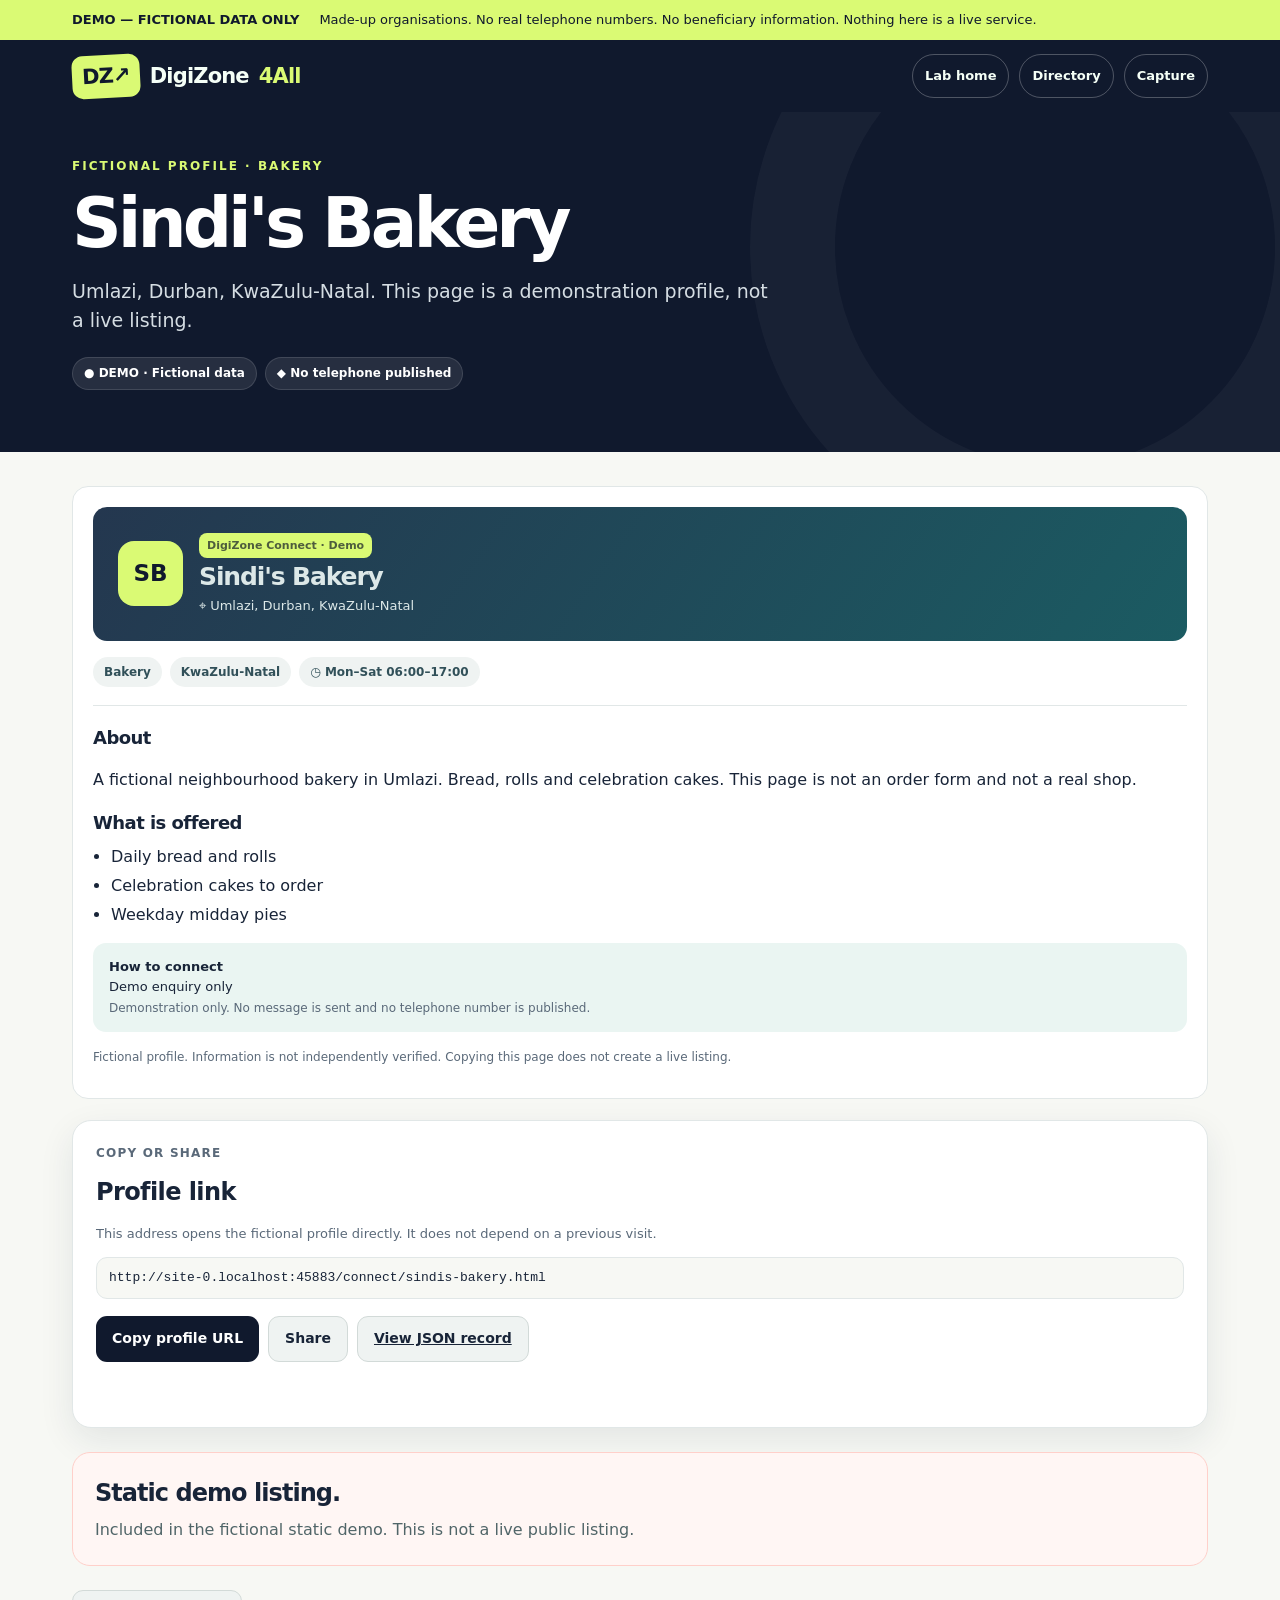
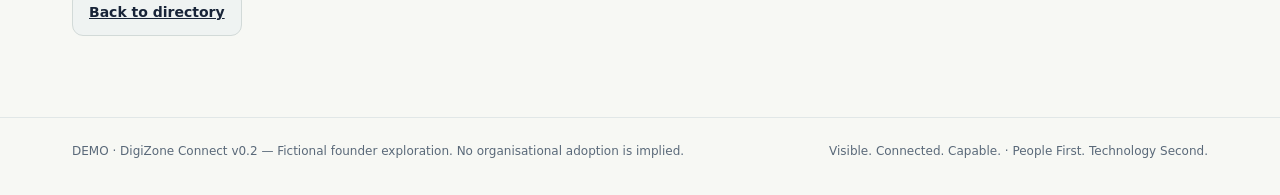
<file: connect/sindis-bakery.html>
<!doctype html>
<html lang="en-ZA">
<head>
<meta charset="utf-8">
<meta name="viewport" content="width=device-width,initial-scale=1">
<meta name="theme-color" content="#10192d">
<meta name="description" content="DigiZone Connect fictional directory demo, not a live service.">
<meta name="robots" content="noindex,nofollow">
<title>DEMO · Sindi&#x27;s Bakery | DigiZone Connect</title>
<link rel="stylesheet" href="assets/dz-connect.css?v=0.2">
</head>
<body data-page="profile" data-name="Sindi&#x27;s Bakery">
<aside class="demo-banner" aria-label="Demo notice"><div class="wrap"><strong>DEMO — FICTIONAL DATA ONLY</strong><span>Made-up organisations. No real telephone numbers. No beneficiary information. Nothing here is a live service.</span></div></aside>
<header class="top"><div class="wrap bar"><a class="brand" href="../index.html"><span class="brandmark">DZ<span aria-hidden="true">↗</span></span> DigiZone<span style="color:var(--lime)">4All</span></a><nav class="nav" aria-label="Demo navigation"><a href="../index.html">Lab home</a><a href="index.html">Directory</a><a href="capture.html">Capture</a></nav></div></header>
<section class="hero"><div class="wrap inner"><p class="eyebrow">Fictional profile · Bakery</p><h1>Sindi&#x27;s Bakery</h1><p class="lede">Umlazi, Durban, KwaZulu-Natal. This page is a demonstration profile, not a live listing.</p><div class="chips"><span class="chip">● DEMO · Fictional data</span><span class="chip">◆ No telephone published</span></div></div></section>
<main class="main" id="content"><div class="wrap">
<div class="business" id="profile">
<div class="banner"><div class="avatar" aria-hidden="true">SB</div><div><span class="tag" style="background:#dafa74">DigiZone Connect · Demo</span><p class="profile-name">Sindi&#x27;s Bakery</p><p>⌖ Umlazi, Durban, KwaZulu-Natal</p></div></div>
<div class="profile-meta"><span class="pill">Bakery</span><span class="pill">KwaZulu-Natal</span><span class="pill">◷ Mon–Sat 06:00–17:00</span></div>
<hr class="softline">
<h2>About</h2>
<p>A fictional neighbourhood bakery in Umlazi. Bread, rolls and celebration cakes. This page is not an order form and not a real shop.</p>
<h2>What is offered</h2>
<ul class="offerings"><li>Daily bread and rolls</li><li>Celebration cakes to order</li><li>Weekday midday pies</li></ul>
<div class="tip"><strong>How to connect</strong><br>Demo enquiry only<br><span class="small">Demonstration only. No message is sent and no telephone number is published.</span></div>
<p class="small">Fictional profile. Information is not independently verified. Copying this page does not create a live listing.</p>
</div>
<section class="panel" style="margin-top:21px"><p class="smallcaps">Copy or share</p><h2>Profile link</h2><p class="help">This address opens the fictional profile directly. It does not depend on a previous visit.</p><div class="url-line"><code id="profile-url">/connect/sindis-bakery</code></div><div class="actions"><button type="button" class="btn" id="copy-url">Copy profile URL</button><button type="button" class="btn secondary" id="share">Share</button><a class="btn secondary" href="data/sindis-bakery.json">View JSON record</a></div><p id="notice" class="status" role="status"></p></section>
<section class="callout boundary"><h2>Static demo listing.</h2><p>Included in the fictional static demo. This is not a live public listing.</p></section>
<p class="actions"><a class="btn secondary" href="index.html">Back to directory</a></p>
</div></main>
<script type="application/json" id="organisation-record">{
  "schemaVersion": "0.2",
  "id": "sindis-bakery",
  "name": "Sindi's Bakery",
  "category": "Bakery",
  "location": {
    "area": "Umlazi",
    "city": "Durban",
    "province": "KwaZulu-Natal"
  },
  "summary": "A fictional neighbourhood bakery in Umlazi. Bread, rolls and celebration cakes. This page is not an order form and not a real shop.",
  "hours": "Mon–Sat 06:00–17:00",
  "offerings": [
    "Daily bread and rolls",
    "Celebration cakes to order",
    "Weekday midday pies"
  ],
  "contact": {
    "label": "Demo enquiry only"
  },
  "fictional": true,
  "publication": {
    "status": "static-demo",
    "note": "Included in the fictional static demo. This is not a live public listing."
  },
  "profilePath": "/connect/sindis-bakery"
}</script>
<footer class="footer"><div class="wrap"><span>DEMO · DigiZone Connect v0.2 — Fictional founder exploration. No organisational adoption is implied.</span><span>Visible. Connected. Capable. · People First. Technology Second.</span></div></footer>
<script src="assets/dz-connect.js?v=0.2"></script>
</body>
</html>
</file>
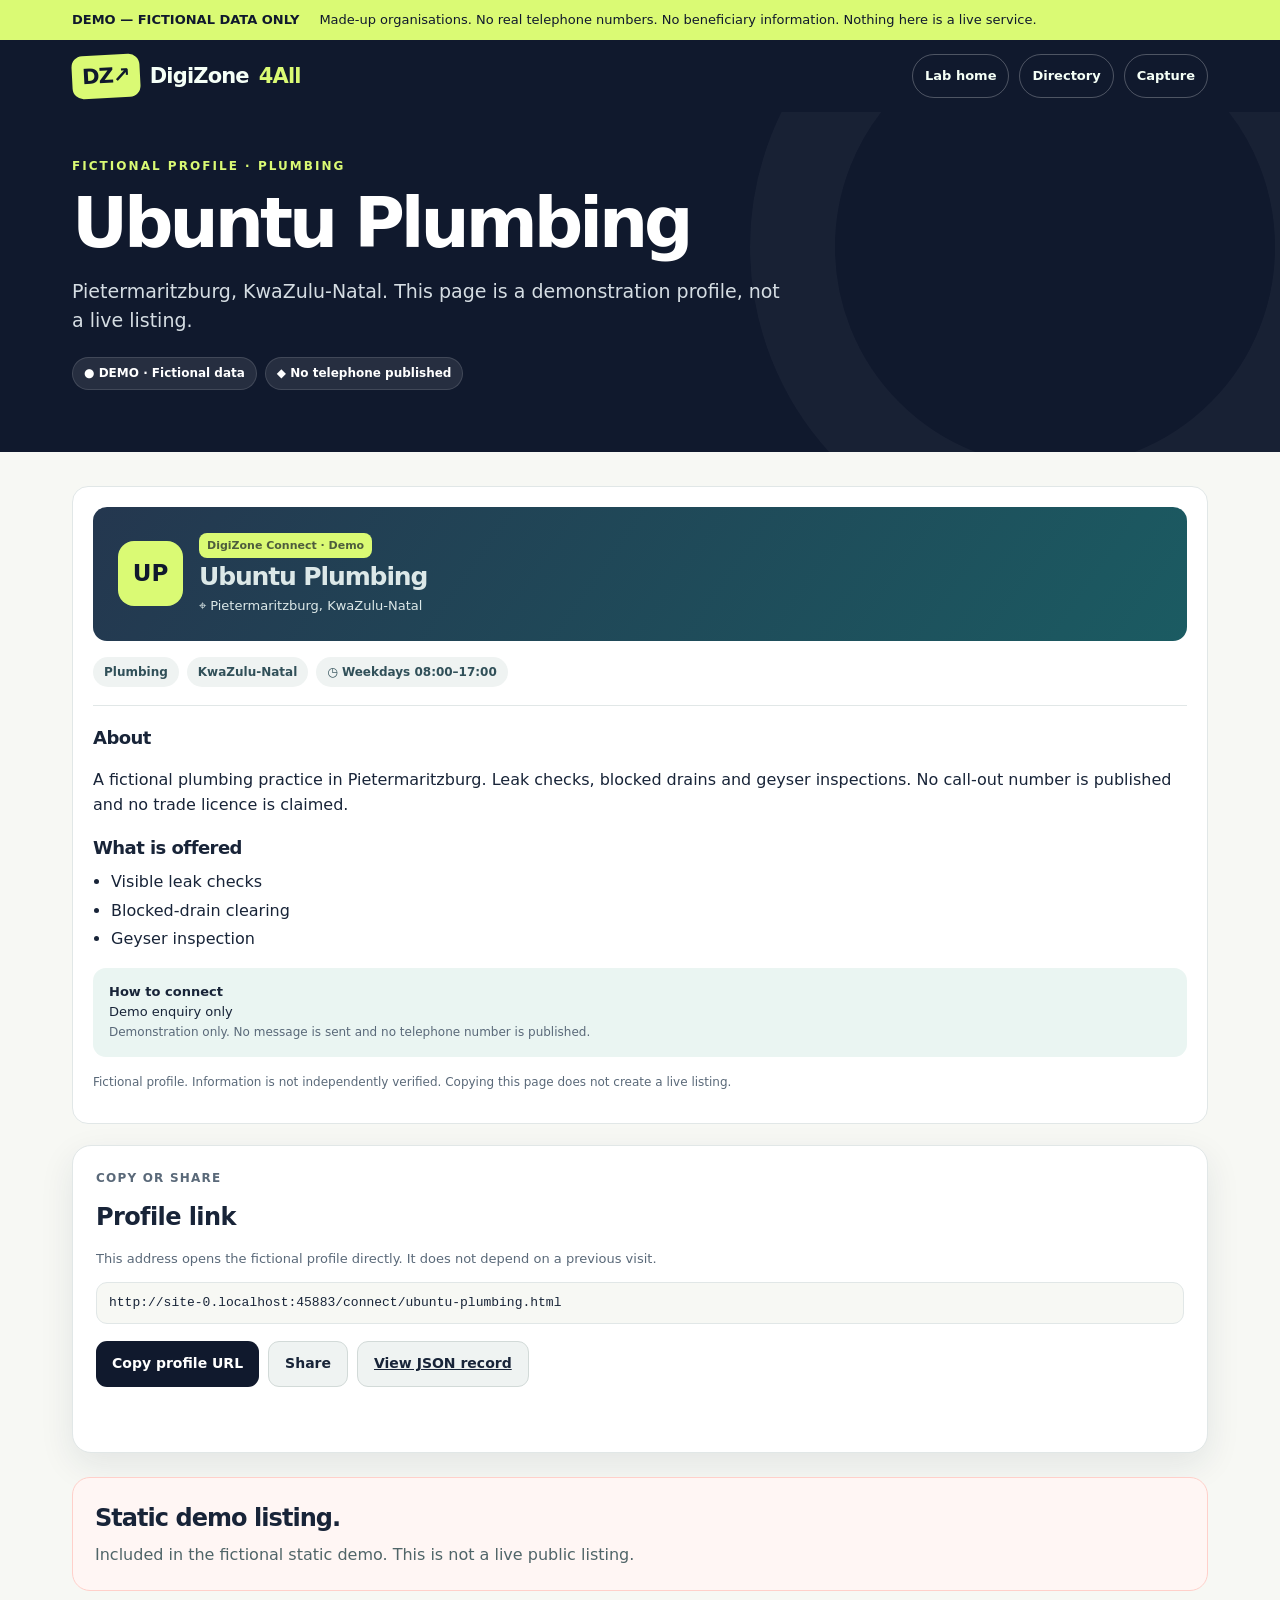
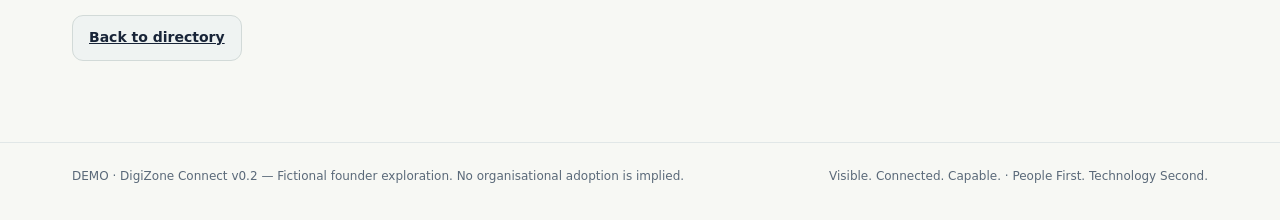
<file: connect/ubuntu-plumbing.html>
<!doctype html>
<html lang="en-ZA">
<head>
<meta charset="utf-8">
<meta name="viewport" content="width=device-width,initial-scale=1">
<meta name="theme-color" content="#10192d">
<meta name="description" content="DigiZone Connect fictional directory demo, not a live service.">
<meta name="robots" content="noindex,nofollow">
<title>DEMO · Ubuntu Plumbing | DigiZone Connect</title>
<link rel="stylesheet" href="assets/dz-connect.css?v=0.2">
</head>
<body data-page="profile" data-name="Ubuntu Plumbing">
<aside class="demo-banner" aria-label="Demo notice"><div class="wrap"><strong>DEMO — FICTIONAL DATA ONLY</strong><span>Made-up organisations. No real telephone numbers. No beneficiary information. Nothing here is a live service.</span></div></aside>
<header class="top"><div class="wrap bar"><a class="brand" href="../index.html"><span class="brandmark">DZ<span aria-hidden="true">↗</span></span> DigiZone<span style="color:var(--lime)">4All</span></a><nav class="nav" aria-label="Demo navigation"><a href="../index.html">Lab home</a><a href="index.html">Directory</a><a href="capture.html">Capture</a></nav></div></header>
<section class="hero"><div class="wrap inner"><p class="eyebrow">Fictional profile · Plumbing</p><h1>Ubuntu Plumbing</h1><p class="lede">Pietermaritzburg, KwaZulu-Natal. This page is a demonstration profile, not a live listing.</p><div class="chips"><span class="chip">● DEMO · Fictional data</span><span class="chip">◆ No telephone published</span></div></div></section>
<main class="main" id="content"><div class="wrap">
<div class="business" id="profile">
<div class="banner"><div class="avatar" aria-hidden="true">UP</div><div><span class="tag" style="background:#dafa74">DigiZone Connect · Demo</span><p class="profile-name">Ubuntu Plumbing</p><p>⌖ Pietermaritzburg, KwaZulu-Natal</p></div></div>
<div class="profile-meta"><span class="pill">Plumbing</span><span class="pill">KwaZulu-Natal</span><span class="pill">◷ Weekdays 08:00–17:00</span></div>
<hr class="softline">
<h2>About</h2>
<p>A fictional plumbing practice in Pietermaritzburg. Leak checks, blocked drains and geyser inspections. No call-out number is published and no trade licence is claimed.</p>
<h2>What is offered</h2>
<ul class="offerings"><li>Visible leak checks</li><li>Blocked-drain clearing</li><li>Geyser inspection</li></ul>
<div class="tip"><strong>How to connect</strong><br>Demo enquiry only<br><span class="small">Demonstration only. No message is sent and no telephone number is published.</span></div>
<p class="small">Fictional profile. Information is not independently verified. Copying this page does not create a live listing.</p>
</div>
<section class="panel" style="margin-top:21px"><p class="smallcaps">Copy or share</p><h2>Profile link</h2><p class="help">This address opens the fictional profile directly. It does not depend on a previous visit.</p><div class="url-line"><code id="profile-url">/connect/ubuntu-plumbing</code></div><div class="actions"><button type="button" class="btn" id="copy-url">Copy profile URL</button><button type="button" class="btn secondary" id="share">Share</button><a class="btn secondary" href="data/ubuntu-plumbing.json">View JSON record</a></div><p id="notice" class="status" role="status"></p></section>
<section class="callout boundary"><h2>Static demo listing.</h2><p>Included in the fictional static demo. This is not a live public listing.</p></section>
<p class="actions"><a class="btn secondary" href="index.html">Back to directory</a></p>
</div></main>
<script type="application/json" id="organisation-record">{
  "schemaVersion": "0.2",
  "id": "ubuntu-plumbing",
  "name": "Ubuntu Plumbing",
  "category": "Plumbing",
  "location": {
    "area": "Pietermaritzburg",
    "city": "Pietermaritzburg",
    "province": "KwaZulu-Natal"
  },
  "summary": "A fictional plumbing practice in Pietermaritzburg. Leak checks, blocked drains and geyser inspections. No call-out number is published and no trade licence is claimed.",
  "hours": "Weekdays 08:00–17:00",
  "offerings": [
    "Visible leak checks",
    "Blocked-drain clearing",
    "Geyser inspection"
  ],
  "contact": {
    "label": "Demo enquiry only"
  },
  "fictional": true,
  "publication": {
    "status": "static-demo",
    "note": "Included in the fictional static demo. This is not a live public listing."
  },
  "profilePath": "/connect/ubuntu-plumbing"
}</script>
<footer class="footer"><div class="wrap"><span>DEMO · DigiZone Connect v0.2 — Fictional founder exploration. No organisational adoption is implied.</span><span>Visible. Connected. Capable. · People First. Technology Second.</span></div></footer>
<script src="assets/dz-connect.js?v=0.2"></script>
</body>
</html>
</file>
<file: connect/assets/dz-connect.css>
:root{--navy:#10192d;--navy2:#1d2c42;--ink:#182438;--muted:#5a6979;--paper:#f7f8f4;--white:#fff;--line:#e1e7e7;--lime:#dafa74;--coral:#ff796b;--cyan:#a3eef5;--yellow:#ffdc7d;--shade:#edf4f1;--shadow:0 12px 35px rgba(26,48,62,.09)}
*{box-sizing:border-box}html{scroll-behavior:smooth}body{margin:0;background:var(--paper);color:var(--ink);font:16px/1.55 Inter,ui-sans-serif,system-ui,-apple-system,BlinkMacSystemFont,'Segoe UI',sans-serif}a{color:inherit}button,input,textarea,select{font:inherit}button{cursor:pointer}button:disabled{cursor:not-allowed;opacity:.55}button:focus-visible,a:focus-visible,input:focus-visible,textarea:focus-visible,select:focus-visible{outline:3px solid #297c8b;outline-offset:2px}.wrap{max-width:1180px;margin:0 auto;padding:0 22px}.top{background:var(--navy);color:#f5fff7}.bar{display:flex;align-items:center;justify-content:space-between;gap:20px;min-height:72px}.brand{display:flex;gap:10px;align-items:center;text-decoration:none;font-weight:850;letter-spacing:-.04em;font-size:21px}.brandmark{background:var(--lime);color:var(--navy);border-radius:11px;padding:5px 10px;font-weight:900;transform:rotate(-3deg)}.nav{display:flex;align-items:center;gap:10px;flex-wrap:wrap}.nav a{font-size:13px;font-weight:750;padding:7px 12px;border:1px solid #ffffff42;border-radius:30px;text-decoration:none}.nav a[aria-current=page]{background:var(--lime);color:var(--navy);border-color:var(--lime)}.hero{background:var(--navy);color:var(--white);position:relative;overflow:hidden;padding:45px 0 62px}.hero:before{content:"";position:absolute;right:-80px;top:-170px;width:440px;height:440px;border:85px solid #ffffff09;border-radius:50%}.hero .inner{position:relative}.eyebrow{font-size:12px;font-weight:850;text-transform:uppercase;letter-spacing:.17em;color:var(--lime);margin:0 0 12px}.hero h1{font-size:clamp(39px,5.4vw,72px);max-width:900px;line-height:1.04;letter-spacing:-.058em;margin:0 0 17px}.hero h1 em{color:var(--lime);font-style:normal}.lede{max-width:710px;color:#d5dde3;font-size:clamp(16px,2.2vw,19px);margin:0 0 22px}.chips{display:flex;gap:8px;flex-wrap:wrap}.chip{display:inline-flex;gap:7px;align-items:center;background:#ffffff18;color:#fff;border:1px solid #ffffff20;padding:6px 11px;border-radius:99px;font-size:12px;font-weight:700}.main{padding:34px 0 65px}.section-title{font-size:27px;line-height:1.18;letter-spacing:-.04em;margin:0 0 9px}.intro{color:var(--muted);margin:0 0 23px}.grid{display:grid;grid-template-columns:1fr 1fr;gap:21px;align-items:start}.panel{background:var(--white);border:1px solid var(--line);border-radius:19px;box-shadow:var(--shadow);padding:23px}.panel h2,.panel h3{margin:0 0 7px;letter-spacing:-.025em}.smallcaps{font-size:12px;font-weight:850;text-transform:uppercase;letter-spacing:.1em;color:var(--muted);margin:0 0 11px}.muted{color:var(--muted)}.help{font-size:13px;color:var(--muted)}label.field{display:block;margin:15px 0 4px;font-size:13px;font-weight:800}.input,textarea,select{width:100%;padding:12px 13px;background:#fcfdfb;border:1px solid #bfcace;border-radius:11px;color:var(--ink);min-height:44px}textarea{min-height:88px;resize:vertical}input[type=checkbox]{accent-color:#276e74;width:18px;height:18px}.checks{display:flex;align-items:flex-start;gap:10px;margin:18px 0 16px;padding:13px;background:#eef5eb;border-radius:11px;font-size:13px}.checks label{cursor:pointer}.actions{display:flex;gap:9px;flex-wrap:wrap;margin-top:17px}.btn{border:0;border-radius:11px;padding:11px 16px;font-weight:800;font-size:14px;display:inline-flex;justify-content:center;align-items:center;gap:7px;min-height:43px;background:var(--navy);color:var(--white)}.btn.secondary{background:#eff3f2;color:var(--ink);border:1px solid #d2dad8}.btn.coral{background:var(--coral);color:var(--navy)}.btn.lime{background:var(--lime);color:var(--navy)}.btn.danger{background:#fff3f0;color:#9a3528}.kicker{display:inline-block;font-size:11px;font-weight:850;text-transform:uppercase;letter-spacing:.12em;background:var(--lime);padding:5px 10px;border-radius:20px;color:var(--navy)}.status{font-size:13px;color:var(--muted);margin-top:9px;min-height:20px}.business{background:#fff;border:1px solid var(--line);border-radius:16px;padding:20px;overflow:hidden}.banner{background:linear-gradient(125deg,#24374f,#1b5b62);padding:25px;color:#fff;border-radius:14px;display:flex;align-items:center;gap:16px;min-height:110px;margin-bottom:16px}.avatar{width:65px;height:65px;flex-shrink:0;display:grid;place-items:center;border-radius:16px;background:var(--lime);color:var(--navy);font-size:23px;font-weight:900}.banner h3{font-size:25px;line-height:1.1;margin:5px 0;letter-spacing:-.045em}.banner p{margin:0;color:#dce8e8;font-size:13px}.profile-meta{display:flex;flex-wrap:wrap;gap:8px}.pill{background:#eff3f2;border-radius:50px;padding:6px 11px;font-size:12px;font-weight:700;color:#315059}.softline{border:0;border-top:1px solid var(--line);margin:18px 0}.tip{background:#eaf5f2;padding:14px 16px;border-radius:13px;margin:16px 0;font-size:13px}.directory{display:grid;grid-template-columns:repeat(3,minmax(0,1fr));gap:15px;margin-top:16px}.entry{background:#fff;border:1px solid var(--line);padding:17px;border-radius:15px}.entry h3{font-size:17px;margin:6px 0}.entry p{color:var(--muted);font-size:13px;margin:5px 0}.row-between{display:flex;justify-content:space-between;align-items:center;gap:12px}.footer{border-top:1px solid var(--line);padding:24px 0 35px;color:var(--muted);font-size:12px}.footer .wrap{display:flex;justify-content:space-between;gap:12px;flex-wrap:wrap}.tag{display:inline-block;border-radius:8px;padding:4px 8px;font-size:11px;background:#f3f1e6;color:#4e5d3d;font-weight:800}.stats{display:grid;grid-template-columns:repeat(3,minmax(0,1fr));gap:12px}.stat{background:#f0f5f1;padding:17px;border-radius:12px}.stat strong{font-size:30px;letter-spacing:-.06em;line-height:1.2;display:block}.stat span{font-size:12px;color:var(--muted)}.hide{display:none!important}.tabs{display:flex;background:#eef2ef;padding:5px;border-radius:13px;gap:4px;margin-bottom:16px}.tabs button{flex:1;border:0;border-radius:10px;padding:10px 12px;background:transparent;font-weight:800;color:#4f616b}.tabs button[aria-selected=true]{background:white;color:var(--navy);box-shadow:0 2px 12px #1026381a}.rating{display:flex;gap:4px;flex-wrap:wrap}.rating button{min-width:43px;height:48px;border:1px solid #cbd4cf;background:#f8faf7;color:#66727d;font-size:26px;border-radius:12px}.rating button.selected{background:var(--yellow);border-color:#e0af4b;color:#775306}.choicebar{display:flex;gap:8px;flex-wrap:wrap}.choice{padding:8px 11px;border:1px solid #c9d4d2;background:#fff;border-radius:99px;font-size:13px;font-weight:750;color:var(--ink)}.choice.active{background:#c2e9e3;border-color:#51b6a9}.progress{height:10px;background:#e7eeec;border-radius:100px;overflow:hidden;flex:1}.progress i{display:block;height:100%;background:#329b92;border-radius:100px}.bar-row{display:flex;align-items:center;gap:10px;margin:9px 0;font-size:13px}.bar-row>span:first-child{min-width:28px}.bar-row>span:last-child{min-width:20px;text-align:right}.quote{border-left:4px solid var(--coral);padding:8px 12px;margin:9px 0;background:#faf7f2;font-size:14px}.cv-paper{background:#fff;padding:30px;border:1px solid #d7dfdd;border-radius:8px;box-shadow:0 14px 35px #192d3d14;min-height:450px}.cv-paper h2{font-size:30px;letter-spacing:-.045em;margin:0}.cv-paper h3{font-size:13px;text-transform:uppercase;letter-spacing:.12em;margin:24px 0 6px;border-bottom:2px solid var(--navy);padding-bottom:5px}.cv-paper p{font-size:14px;white-space:pre-wrap;margin:7px 0}.cv-meta{font-size:12px;color:var(--muted)}.three{display:grid;grid-template-columns:repeat(3,minmax(0,1fr));gap:15px}.demo-card{border-radius:17px;padding:22px;background:white;border:1px solid var(--line);box-shadow:var(--shadow);display:flex;flex-direction:column;gap:10px}.demo-card .num{font-weight:900;font-size:12px;color:#657585}.demo-card h2{font-size:29px;line-height:1.1;letter-spacing:-.05em;margin:3px 0}.demo-card p{color:var(--muted);font-size:14px;margin:0;flex:1}.accent{width:46px;height:46px;display:grid;place-items:center;background:var(--lime);border-radius:12px;font-size:23px}.demo-card:nth-child(2) .accent{background:var(--cyan)}.demo-card:nth-child(3) .accent{background:var(--yellow)}.callout{background:#e8f1ed;border-radius:18px;padding:22px;margin:24px 0}.callout h2{font-size:24px;letter-spacing:-.04em;margin:0 0 6px}.callout p{margin:0;color:#506568}.mini-head{font-size:13px;text-transform:uppercase;letter-spacing:.1em;color:var(--muted);font-weight:900;margin:26px 0 8px}.small{font-size:12px;color:var(--muted)}
@media(max-width:850px){.grid{grid-template-columns:1fr}.three{grid-template-columns:1fr}.directory{grid-template-columns:1fr 1fr}.hero{padding:35px 0 42px}.hero h1{font-size:43px}}@media(max-width:540px){.wrap{padding:0 15px}.bar{padding:10px 0;align-items:flex-start;flex-direction:column;gap:10px}.nav{gap:5px}.nav a{font-size:11px;padding:5px 9px}.hero h1{font-size:38px}.panel{padding:17px}.directory{grid-template-columns:1fr}.stats{grid-template-columns:repeat(3,1fr)}.stat{padding:10px}.stat strong{font-size:25px}.banner{padding:15px}.cv-paper{padding:20px}.actions .btn{flex:1}}
@media print{.top,.hero,.footer,.form-panel,.actions,.no-print,.callout{display:none!important}body{background:white}.main{padding:0}.grid{display:block}.panel{box-shadow:none;border:none;padding:0}.cv-paper{border:none;box-shadow:none;min-height:0;padding:20px;max-width:800px;margin:auto}.wrap{max-width:none}}

.demo-banner{background:#dafa74;color:#10192d;padding:10px 0;font-size:13px}.demo-banner .wrap{display:flex;gap:8px 20px;flex-wrap:wrap}.demo-document{font-weight:900!important;color:#315059}.grid>*{min-width:0}.row-between{flex-wrap:wrap}.kicker,.pill{flex-shrink:0}.business,.cv-paper,.entry{overflow-wrap:anywhere}.nav a{min-height:44px;display:inline-flex;align-items:center}.banner>div:last-child{min-width:0}@media(max-width:540px){.banner{flex-wrap:wrap}.hero h1{font-size:clamp(30px,10vw,38px)}.business{padding:14px}.tabs button{padding:10px 6px}}@media print{.demo-banner{display:none}.demo-document{display:block!important}}

/* DigiZone Connect v0.2 — same tokens; layout only for directory, profile and capture. */
.filters{display:grid;grid-template-columns:minmax(0,1.5fr) minmax(0,.8fr) minmax(0,.8fr);gap:12px;align-items:end}
.filters label.field{margin-top:0}
.banner .profile-name{font-size:25px;line-height:1.1;margin:5px 0;letter-spacing:-.045em;font-weight:850}
.business h2{font-size:18px;margin:0 0 6px;letter-spacing:-.03em}
.offerings{margin:8px 0 0;padding-left:18px}
.offerings li{margin:4px 0}
.errors{background:#fff3f0;border:1px solid var(--coral);border-radius:13px;padding:12px 14px;margin:12px 0}
.errors p{margin:0 0 6px}
.errors ul{margin:0;padding-left:18px}
.errors li{margin:3px 0}
.url-line{display:flex;gap:8px;align-items:center;flex-wrap:wrap}
.url-line code{flex:1;min-width:min(100%,220px);overflow-wrap:anywhere;background:var(--paper);border:1px solid var(--line);border-radius:11px;padding:10px 12px;font-size:13px}
.record-view{white-space:pre-wrap;overflow-wrap:anywhere;background:var(--paper);border:1px solid var(--line);border-radius:11px;padding:12px;font-size:12px;max-height:280px;overflow:auto}
.callout.boundary{background:#fff6f4;border:1px solid #ffd0ca}
[hidden]{display:none!important}
@media(max-width:850px){.filters{grid-template-columns:1fr}}
@media(max-width:540px){.bar.wrap{padding:10px 15px}}
@media(max-width:390px){.brand{font-size:18px}.hero h1{font-size:clamp(28px,9vw,34px)}.url-line{align-items:stretch}.actions{flex-direction:column}.actions .btn{width:100%}}
</file>
